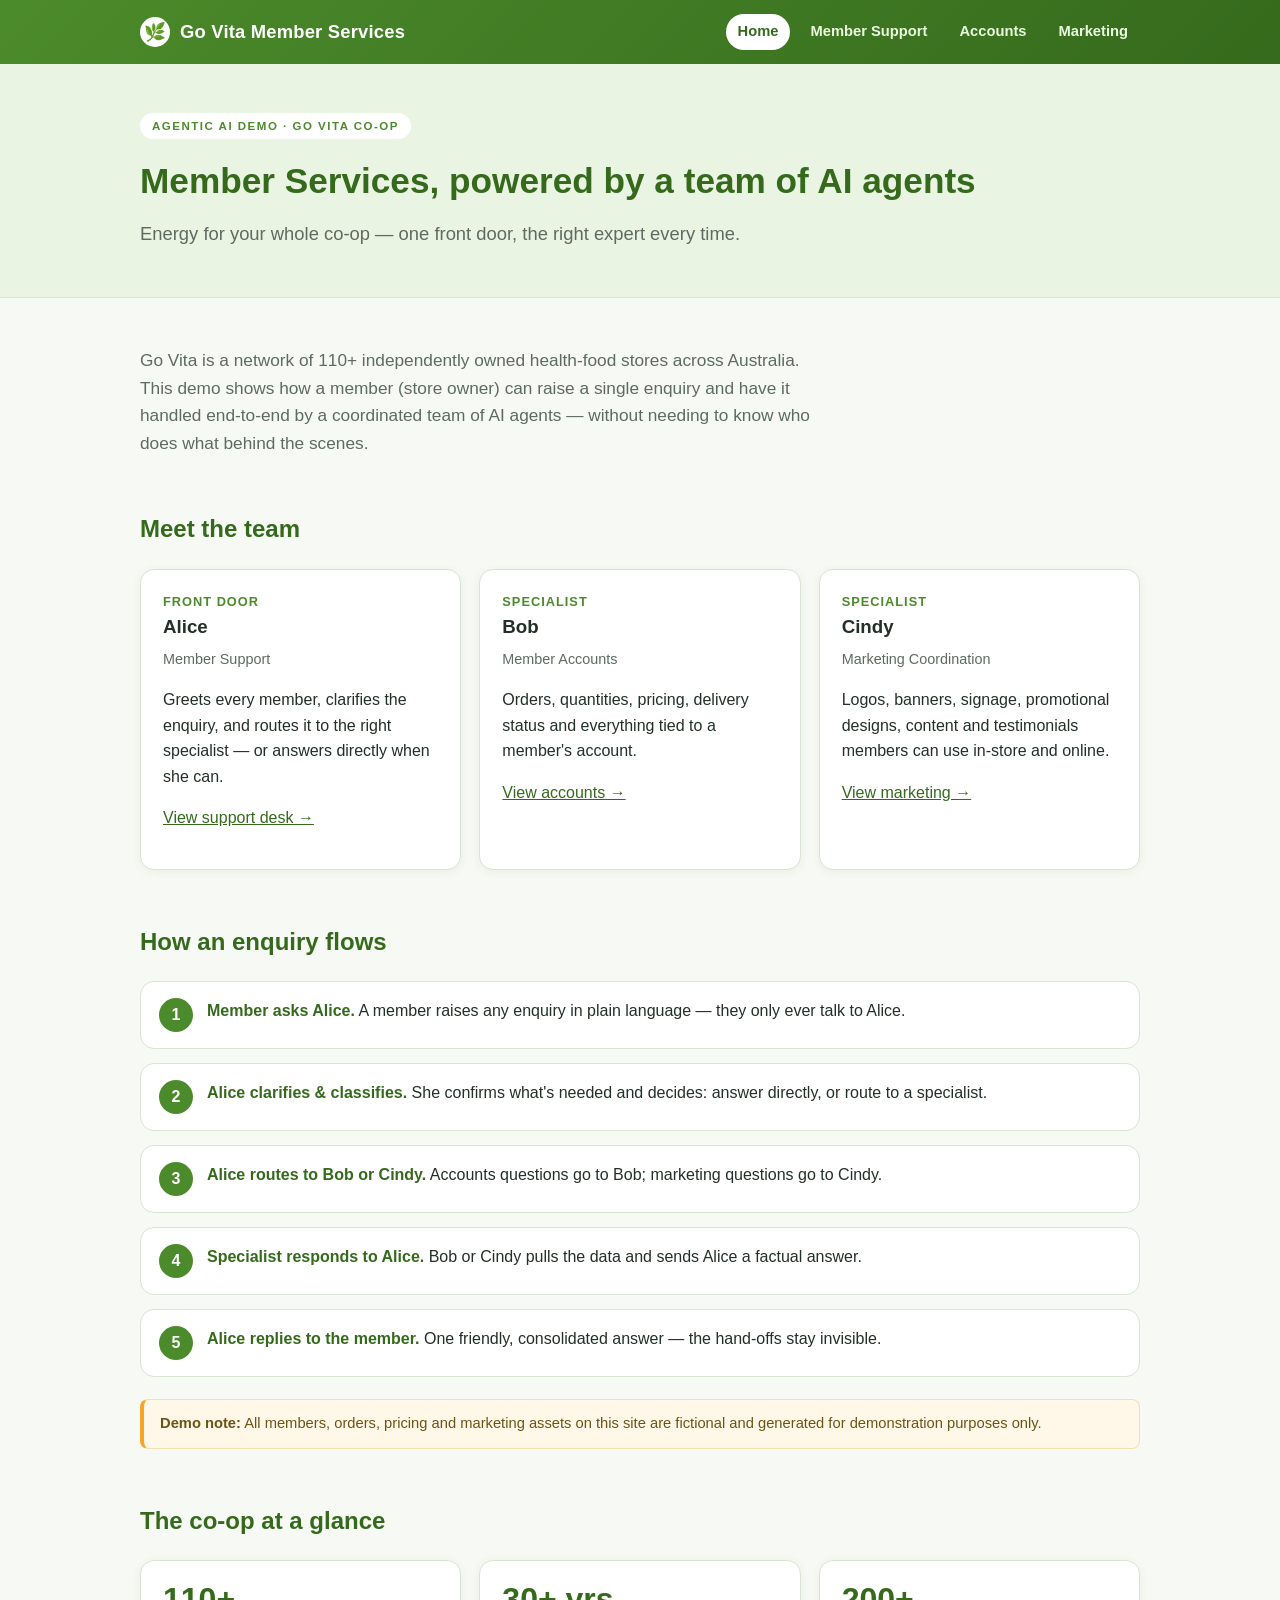
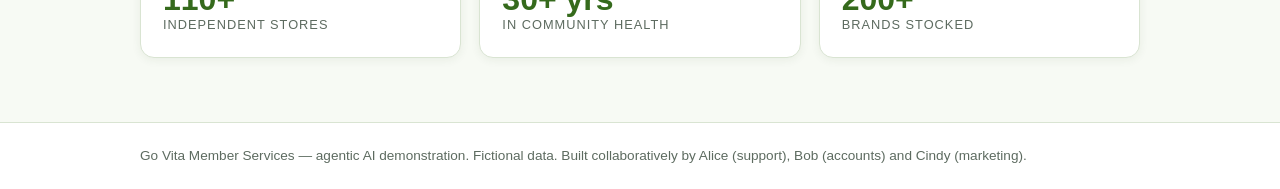
<file: docs/index.html>
<!doctype html>
<html lang="en">
<head>
  <meta charset="utf-8">
  <meta name="viewport" content="width=device-width, initial-scale=1">
  <title>Go Vita Member Services — Agentic Demo</title>
  <link rel="stylesheet" href="style.css">
</head>
<body>
  <header class="site-header">
    <nav class="nav">
      <a class="brand" href="index.html"><span class="leaf">🌿</span> Go Vita Member Services</a>
      <a class="navlink active" href="index.html">Home</a>
      <a class="navlink" href="support.html">Member Support</a>
      <a class="navlink" href="accounts.html">Accounts</a>
      <a class="navlink" href="marketing.html">Marketing</a>
    </nav>
  </header>

  <section class="hero">
    <div class="wrap">
      <span class="eyebrow">Agentic AI Demo · Go Vita Co-op</span>
      <h1>Member Services, powered by a team of AI agents</h1>
      <p class="tag">Energy for your whole co-op — one front door, the right expert every time.</p>
    </div>
  </section>

  <main class="wrap">
    <p class="lede">
      Go Vita is a network of 110+ independently owned health-food stores across Australia.
      This demo shows how a member (store owner) can raise a single enquiry and have it handled
      end-to-end by a coordinated team of AI agents — without needing to know who does what behind
      the scenes.
    </p>

    <h2>Meet the team</h2>
    <div class="grid cols-3">
      <div class="card">
        <div class="role">Front door</div>
        <h3>Alice</h3>
        <div class="who">Member Support</div>
        <p>Greets every member, clarifies the enquiry, and routes it to the right specialist —
           or answers directly when she can.</p>
        <p><a href="support.html">View support desk →</a></p>
      </div>
      <div class="card">
        <div class="role">Specialist</div>
        <h3>Bob</h3>
        <div class="who">Member Accounts</div>
        <p>Orders, quantities, pricing, delivery status and everything tied to a member's account.</p>
        <p><a href="accounts.html">View accounts →</a></p>
      </div>
      <div class="card">
        <div class="role">Specialist</div>
        <h3>Cindy</h3>
        <div class="who">Marketing Coordination</div>
        <p>Logos, banners, signage, promotional designs, content and testimonials members can use
           in-store and online.</p>
        <p><a href="marketing.html">View marketing →</a></p>
      </div>
    </div>

    <h2>How an enquiry flows</h2>
    <div class="steps">
      <div class="step"><div class="s-body"><strong>Member asks Alice.</strong> A member raises any enquiry in plain language — they only ever talk to Alice.</div></div>
      <div class="step"><div class="s-body"><strong>Alice clarifies &amp; classifies.</strong> She confirms what's needed and decides: answer directly, or route to a specialist.</div></div>
      <div class="step"><div class="s-body"><strong>Alice routes to Bob or Cindy.</strong> Accounts questions go to Bob; marketing questions go to Cindy.</div></div>
      <div class="step"><div class="s-body"><strong>Specialist responds to Alice.</strong> Bob or Cindy pulls the data and sends Alice a factual answer.</div></div>
      <div class="step"><div class="s-body"><strong>Alice replies to the member.</strong> One friendly, consolidated answer — the hand-offs stay invisible.</div></div>
    </div>

    <div class="note" style="margin-top:22px">
      <strong>Demo note:</strong> All members, orders, pricing and marketing assets on this site are
      fictional and generated for demonstration purposes only.
    </div>

    <h2>The co-op at a glance</h2>
    <div class="grid cols-3">
      <div class="card"><div class="kpi">110+</div><div class="kpi-label">Independent stores</div></div>
      <div class="card"><div class="kpi">30+ yrs</div><div class="kpi-label">In community health</div></div>
      <div class="card"><div class="kpi">200+</div><div class="kpi-label">Brands stocked</div></div>
    </div>
  </main>

  <footer class="site-footer">
    <div class="wrap">
      Go Vita Member Services — agentic AI demonstration. Fictional data. Built collaboratively by
      Alice (support), Bob (accounts) and Cindy (marketing).
    </div>
  </footer>
</body>
</html>
</file>
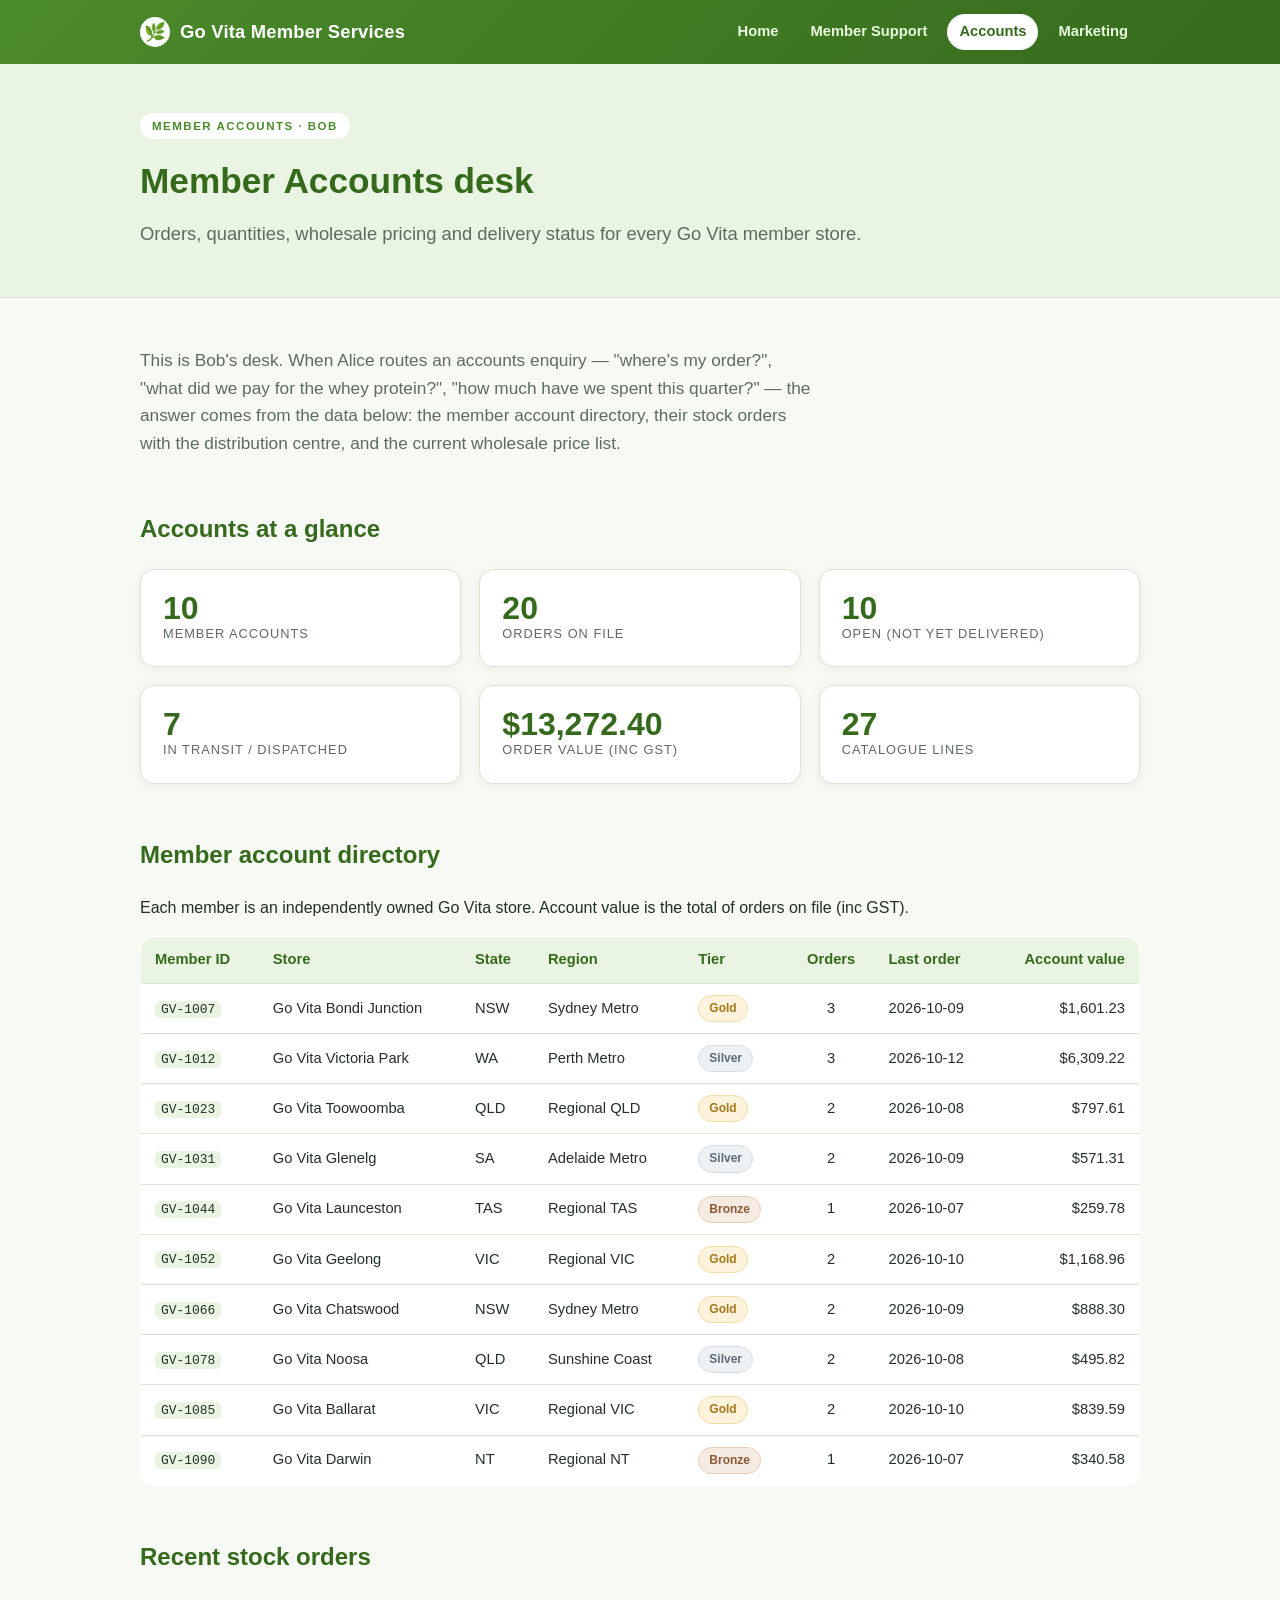
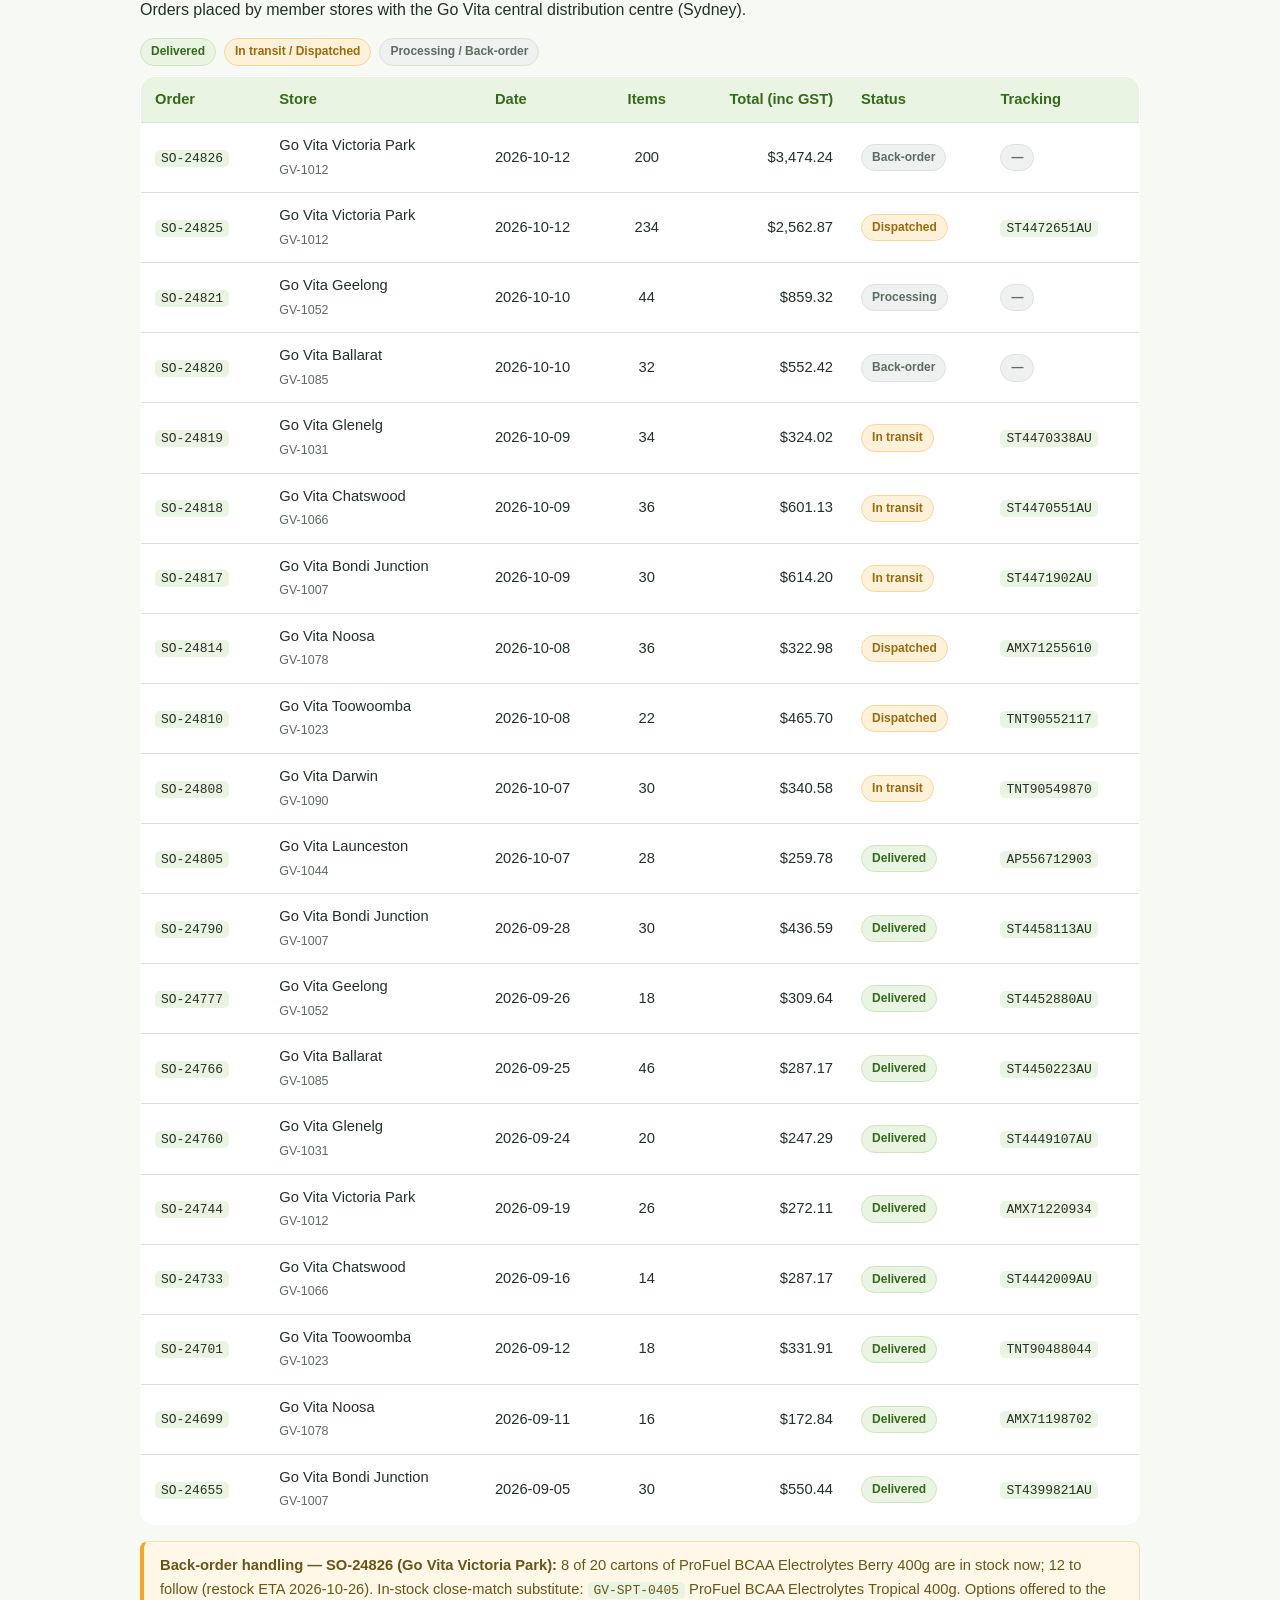
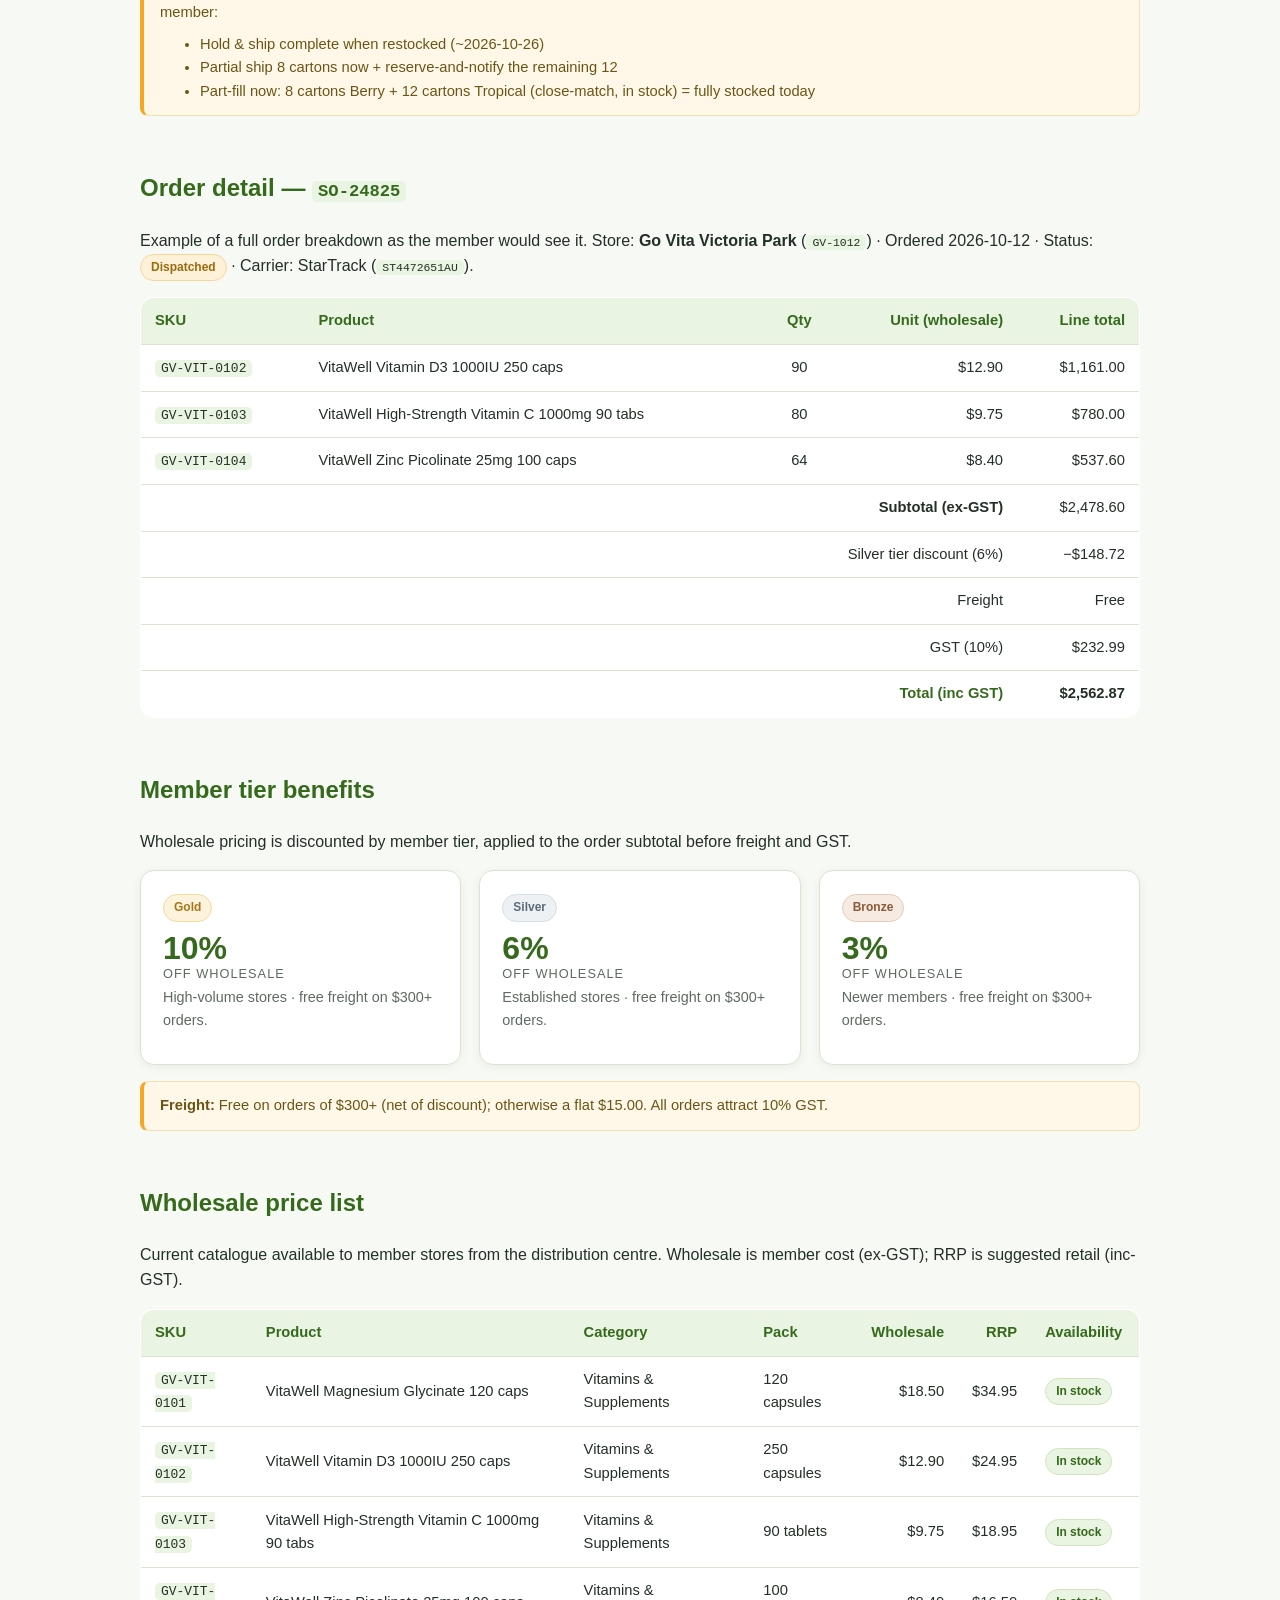
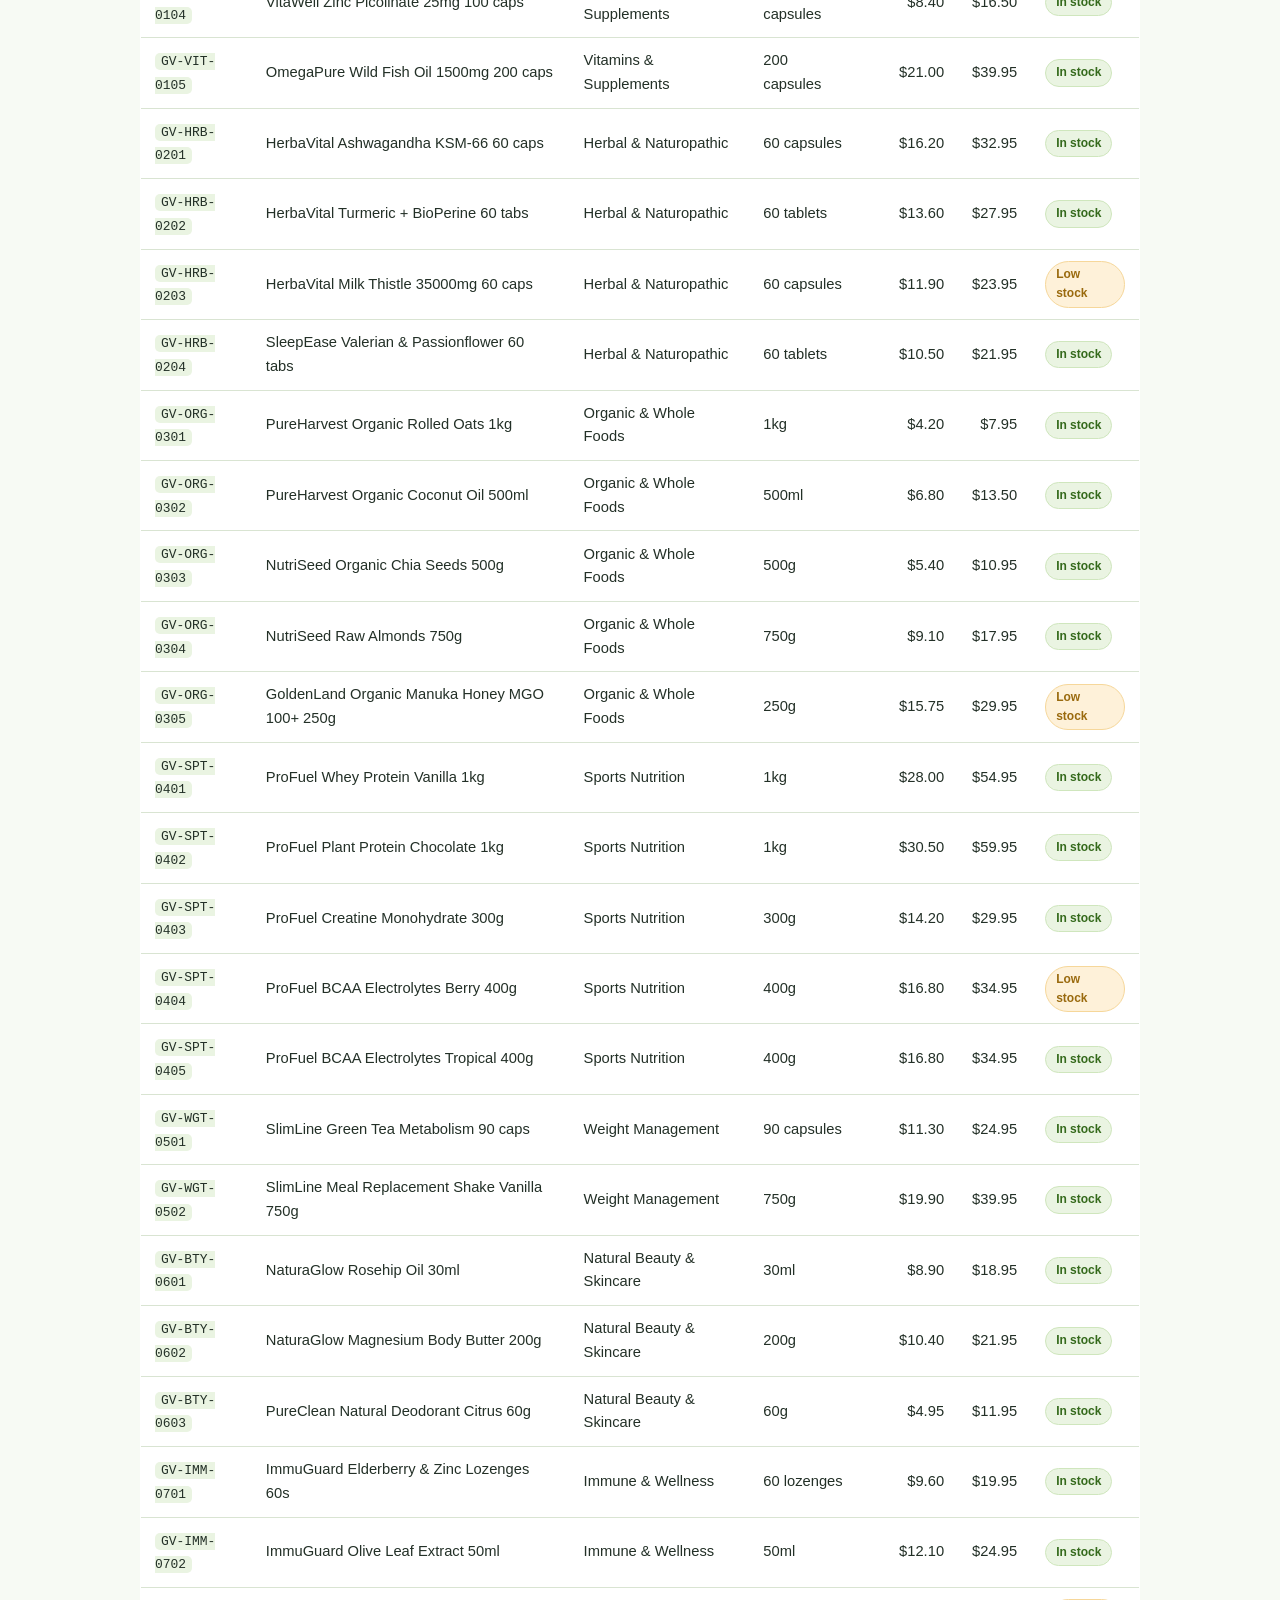
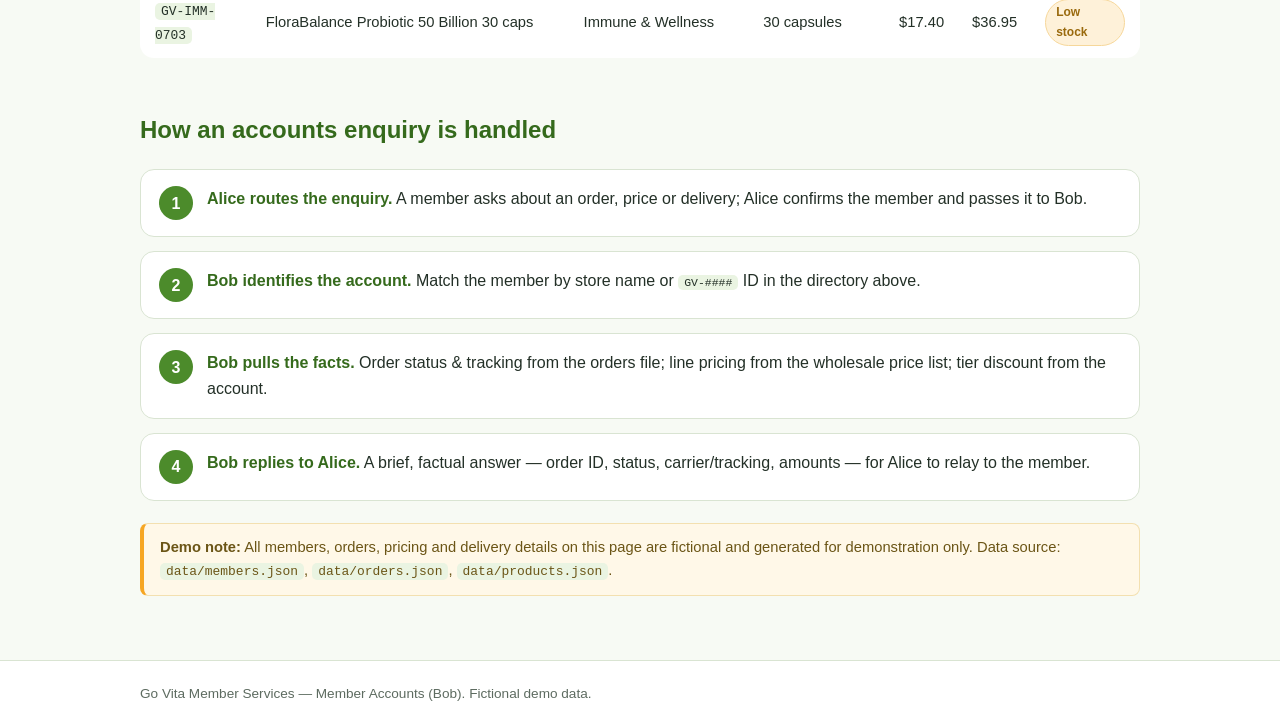
<file: docs/accounts.html>
<!doctype html>
<html lang="en">
<head>
  <meta charset="utf-8">
  <meta name="viewport" content="width=device-width, initial-scale=1">
  <title>Accounts — Bob | Go Vita</title>
  <link rel="stylesheet" href="style.css">
</head>
<body>
  <header class="site-header">
    <nav class="nav">
      <a class="brand" href="index.html"><span class="leaf">🌿</span> Go Vita Member Services</a>
      <a class="navlink" href="index.html">Home</a>
      <a class="navlink" href="support.html">Member Support</a>
      <a class="navlink active" href="accounts.html">Accounts</a>
      <a class="navlink" href="marketing.html">Marketing</a>
    </nav>
  </header>

  <section class="hero">
    <div class="wrap">
      <span class="eyebrow">Member Accounts · Bob</span>
      <h1>Member Accounts desk</h1>
      <p class="tag">Orders, quantities, wholesale pricing and delivery status for every Go Vita member store.</p>
    </div>
  </section>

  <main class="wrap">
    <p class="lede">
      This is Bob's desk. When Alice routes an accounts enquiry — "where's my order?", "what did we pay for
      the whey protein?", "how much have we spent this quarter?" — the answer comes from the data below:
      the member account directory, their stock orders with the distribution centre, and the current
      wholesale price list.
    </p>

    <h2>Accounts at a glance</h2>
    <div class="grid cols-3">
      <div class="card"><div class="kpi">10</div><div class="kpi-label">Member accounts</div></div>
      <div class="card"><div class="kpi">20</div><div class="kpi-label">Orders on file</div></div>
      <div class="card"><div class="kpi">10</div><div class="kpi-label">Open (not yet delivered)</div></div>
      <div class="card"><div class="kpi">7</div><div class="kpi-label">In transit / dispatched</div></div>
      <div class="card"><div class="kpi">$13,272.40</div><div class="kpi-label">Order value (inc GST)</div></div>
      <div class="card"><div class="kpi">27</div><div class="kpi-label">Catalogue lines</div></div>
    </div>

    <h2>Member account directory</h2>
    <p>Each member is an independently owned Go Vita store. Account value is the total of orders on file (inc GST).</p>
    <div class="table-wrap">
      <table>
        <thead><tr><th>Member ID</th><th>Store</th><th>State</th><th>Region</th><th>Tier</th><th style="text-align:center">Orders</th><th>Last order</th><th style="text-align:right">Account value</th></tr></thead>
        <tbody>
        <tr><td><code class="inline">GV-1007</code></td><td>Go Vita Bondi Junction</td><td>NSW</td><td>Sydney Metro</td><td><span class="badge gold">Gold</span></td><td style="text-align:center">3</td><td>2026-10-09</td><td style="text-align:right">$1,601.23</td></tr>
        <tr><td><code class="inline">GV-1012</code></td><td>Go Vita Victoria Park</td><td>WA</td><td>Perth Metro</td><td><span class="badge silver">Silver</span></td><td style="text-align:center">3</td><td>2026-10-12</td><td style="text-align:right">$6,309.22</td></tr>
        <tr><td><code class="inline">GV-1023</code></td><td>Go Vita Toowoomba</td><td>QLD</td><td>Regional QLD</td><td><span class="badge gold">Gold</span></td><td style="text-align:center">2</td><td>2026-10-08</td><td style="text-align:right">$797.61</td></tr>
        <tr><td><code class="inline">GV-1031</code></td><td>Go Vita Glenelg</td><td>SA</td><td>Adelaide Metro</td><td><span class="badge silver">Silver</span></td><td style="text-align:center">2</td><td>2026-10-09</td><td style="text-align:right">$571.31</td></tr>
        <tr><td><code class="inline">GV-1044</code></td><td>Go Vita Launceston</td><td>TAS</td><td>Regional TAS</td><td><span class="badge bronze">Bronze</span></td><td style="text-align:center">1</td><td>2026-10-07</td><td style="text-align:right">$259.78</td></tr>
        <tr><td><code class="inline">GV-1052</code></td><td>Go Vita Geelong</td><td>VIC</td><td>Regional VIC</td><td><span class="badge gold">Gold</span></td><td style="text-align:center">2</td><td>2026-10-10</td><td style="text-align:right">$1,168.96</td></tr>
        <tr><td><code class="inline">GV-1066</code></td><td>Go Vita Chatswood</td><td>NSW</td><td>Sydney Metro</td><td><span class="badge gold">Gold</span></td><td style="text-align:center">2</td><td>2026-10-09</td><td style="text-align:right">$888.30</td></tr>
        <tr><td><code class="inline">GV-1078</code></td><td>Go Vita Noosa</td><td>QLD</td><td>Sunshine Coast</td><td><span class="badge silver">Silver</span></td><td style="text-align:center">2</td><td>2026-10-08</td><td style="text-align:right">$495.82</td></tr>
        <tr><td><code class="inline">GV-1085</code></td><td>Go Vita Ballarat</td><td>VIC</td><td>Regional VIC</td><td><span class="badge gold">Gold</span></td><td style="text-align:center">2</td><td>2026-10-10</td><td style="text-align:right">$839.59</td></tr>
        <tr><td><code class="inline">GV-1090</code></td><td>Go Vita Darwin</td><td>NT</td><td>Regional NT</td><td><span class="badge bronze">Bronze</span></td><td style="text-align:center">1</td><td>2026-10-07</td><td style="text-align:right">$340.58</td></tr>
        </tbody>
      </table>
    </div>

    <h2>Recent stock orders</h2>
    <p>Orders placed by member stores with the Go Vita central distribution centre (Sydney).</p>
    <div class="pill-row">
      <span class="badge green">Delivered</span>
      <span class="badge amber">In transit / Dispatched</span>
      <span class="badge grey">Processing / Back-order</span>
    </div>
    <div class="table-wrap">
      <table>
        <thead><tr><th>Order</th><th>Store</th><th>Date</th><th style="text-align:center">Items</th><th style="text-align:right">Total (inc GST)</th><th>Status</th><th>Tracking</th></tr></thead>
        <tbody>
        <tr><td><code class="inline">SO-24826</code></td><td>Go Vita Victoria Park<br><span style="color:var(--muted);font-size:.85em">GV-1012</span></td><td>2026-10-12</td><td style="text-align:center">200</td><td style="text-align:right">$3,474.24</td><td><span class="badge grey">Back-order</span></td><td><span class="badge grey">—</span></td></tr>
        <tr><td><code class="inline">SO-24825</code></td><td>Go Vita Victoria Park<br><span style="color:var(--muted);font-size:.85em">GV-1012</span></td><td>2026-10-12</td><td style="text-align:center">234</td><td style="text-align:right">$2,562.87</td><td><span class="badge amber">Dispatched</span></td><td><code class="inline">ST4472651AU</code></td></tr>
        <tr><td><code class="inline">SO-24821</code></td><td>Go Vita Geelong<br><span style="color:var(--muted);font-size:.85em">GV-1052</span></td><td>2026-10-10</td><td style="text-align:center">44</td><td style="text-align:right">$859.32</td><td><span class="badge grey">Processing</span></td><td><span class="badge grey">—</span></td></tr>
        <tr><td><code class="inline">SO-24820</code></td><td>Go Vita Ballarat<br><span style="color:var(--muted);font-size:.85em">GV-1085</span></td><td>2026-10-10</td><td style="text-align:center">32</td><td style="text-align:right">$552.42</td><td><span class="badge grey">Back-order</span></td><td><span class="badge grey">—</span></td></tr>
        <tr><td><code class="inline">SO-24819</code></td><td>Go Vita Glenelg<br><span style="color:var(--muted);font-size:.85em">GV-1031</span></td><td>2026-10-09</td><td style="text-align:center">34</td><td style="text-align:right">$324.02</td><td><span class="badge amber">In transit</span></td><td><code class="inline">ST4470338AU</code></td></tr>
        <tr><td><code class="inline">SO-24818</code></td><td>Go Vita Chatswood<br><span style="color:var(--muted);font-size:.85em">GV-1066</span></td><td>2026-10-09</td><td style="text-align:center">36</td><td style="text-align:right">$601.13</td><td><span class="badge amber">In transit</span></td><td><code class="inline">ST4470551AU</code></td></tr>
        <tr><td><code class="inline">SO-24817</code></td><td>Go Vita Bondi Junction<br><span style="color:var(--muted);font-size:.85em">GV-1007</span></td><td>2026-10-09</td><td style="text-align:center">30</td><td style="text-align:right">$614.20</td><td><span class="badge amber">In transit</span></td><td><code class="inline">ST4471902AU</code></td></tr>
        <tr><td><code class="inline">SO-24814</code></td><td>Go Vita Noosa<br><span style="color:var(--muted);font-size:.85em">GV-1078</span></td><td>2026-10-08</td><td style="text-align:center">36</td><td style="text-align:right">$322.98</td><td><span class="badge amber">Dispatched</span></td><td><code class="inline">AMX71255610</code></td></tr>
        <tr><td><code class="inline">SO-24810</code></td><td>Go Vita Toowoomba<br><span style="color:var(--muted);font-size:.85em">GV-1023</span></td><td>2026-10-08</td><td style="text-align:center">22</td><td style="text-align:right">$465.70</td><td><span class="badge amber">Dispatched</span></td><td><code class="inline">TNT90552117</code></td></tr>
        <tr><td><code class="inline">SO-24808</code></td><td>Go Vita Darwin<br><span style="color:var(--muted);font-size:.85em">GV-1090</span></td><td>2026-10-07</td><td style="text-align:center">30</td><td style="text-align:right">$340.58</td><td><span class="badge amber">In transit</span></td><td><code class="inline">TNT90549870</code></td></tr>
        <tr><td><code class="inline">SO-24805</code></td><td>Go Vita Launceston<br><span style="color:var(--muted);font-size:.85em">GV-1044</span></td><td>2026-10-07</td><td style="text-align:center">28</td><td style="text-align:right">$259.78</td><td><span class="badge green">Delivered</span></td><td><code class="inline">AP556712903</code></td></tr>
        <tr><td><code class="inline">SO-24790</code></td><td>Go Vita Bondi Junction<br><span style="color:var(--muted);font-size:.85em">GV-1007</span></td><td>2026-09-28</td><td style="text-align:center">30</td><td style="text-align:right">$436.59</td><td><span class="badge green">Delivered</span></td><td><code class="inline">ST4458113AU</code></td></tr>
        <tr><td><code class="inline">SO-24777</code></td><td>Go Vita Geelong<br><span style="color:var(--muted);font-size:.85em">GV-1052</span></td><td>2026-09-26</td><td style="text-align:center">18</td><td style="text-align:right">$309.64</td><td><span class="badge green">Delivered</span></td><td><code class="inline">ST4452880AU</code></td></tr>
        <tr><td><code class="inline">SO-24766</code></td><td>Go Vita Ballarat<br><span style="color:var(--muted);font-size:.85em">GV-1085</span></td><td>2026-09-25</td><td style="text-align:center">46</td><td style="text-align:right">$287.17</td><td><span class="badge green">Delivered</span></td><td><code class="inline">ST4450223AU</code></td></tr>
        <tr><td><code class="inline">SO-24760</code></td><td>Go Vita Glenelg<br><span style="color:var(--muted);font-size:.85em">GV-1031</span></td><td>2026-09-24</td><td style="text-align:center">20</td><td style="text-align:right">$247.29</td><td><span class="badge green">Delivered</span></td><td><code class="inline">ST4449107AU</code></td></tr>
        <tr><td><code class="inline">SO-24744</code></td><td>Go Vita Victoria Park<br><span style="color:var(--muted);font-size:.85em">GV-1012</span></td><td>2026-09-19</td><td style="text-align:center">26</td><td style="text-align:right">$272.11</td><td><span class="badge green">Delivered</span></td><td><code class="inline">AMX71220934</code></td></tr>
        <tr><td><code class="inline">SO-24733</code></td><td>Go Vita Chatswood<br><span style="color:var(--muted);font-size:.85em">GV-1066</span></td><td>2026-09-16</td><td style="text-align:center">14</td><td style="text-align:right">$287.17</td><td><span class="badge green">Delivered</span></td><td><code class="inline">ST4442009AU</code></td></tr>
        <tr><td><code class="inline">SO-24701</code></td><td>Go Vita Toowoomba<br><span style="color:var(--muted);font-size:.85em">GV-1023</span></td><td>2026-09-12</td><td style="text-align:center">18</td><td style="text-align:right">$331.91</td><td><span class="badge green">Delivered</span></td><td><code class="inline">TNT90488044</code></td></tr>
        <tr><td><code class="inline">SO-24699</code></td><td>Go Vita Noosa<br><span style="color:var(--muted);font-size:.85em">GV-1078</span></td><td>2026-09-11</td><td style="text-align:center">16</td><td style="text-align:right">$172.84</td><td><span class="badge green">Delivered</span></td><td><code class="inline">AMX71198702</code></td></tr>
        <tr><td><code class="inline">SO-24655</code></td><td>Go Vita Bondi Junction<br><span style="color:var(--muted);font-size:.85em">GV-1007</span></td><td>2026-09-05</td><td style="text-align:center">30</td><td style="text-align:right">$550.44</td><td><span class="badge green">Delivered</span></td><td><code class="inline">ST4399821AU</code></td></tr>
        </tbody>
      </table>
    </div>
    <div class="note" style="margin-top:16px"><strong>Back-order handling — SO-24826 (Go Vita Victoria Park):</strong> 8 of 20 cartons of ProFuel BCAA Electrolytes Berry 400g are in stock now; 12 to follow (restock ETA 2026-10-26). In-stock close-match substitute: <code class="inline">GV-SPT-0405</code> ProFuel BCAA Electrolytes Tropical 400g. Options offered to the member:<ul style="margin:8px 0 0"><li>Hold &amp; ship complete when restocked (~2026-10-26)</li><li>Partial ship 8 cartons now + reserve-and-notify the remaining 12</li><li>Part-fill now: 8 cartons Berry + 12 cartons Tropical (close-match, in stock) = fully stocked today</li></ul></div>

    <h2>Order detail — <code class="inline">SO-24825</code></h2>
    <p>Example of a full order breakdown as the member would see it. Store: <strong>Go Vita Victoria Park</strong>
       (<code class="inline">GV-1012</code>) · Ordered 2026-10-12 ·
       Status: <span class="badge amber">Dispatched</span> · Carrier: StarTrack
       (<code class="inline">ST4472651AU</code>).</p>
    <div class="table-wrap">
      <table>
        <thead><tr><th>SKU</th><th>Product</th><th style="text-align:center">Qty</th><th style="text-align:right">Unit (wholesale)</th><th style="text-align:right">Line total</th></tr></thead>
        <tbody>
        <tr><td><code class="inline">GV-VIT-0102</code></td><td>VitaWell Vitamin D3 1000IU 250 caps</td><td style="text-align:center">90</td><td style="text-align:right">$12.90</td><td style="text-align:right">$1,161.00</td></tr>
        <tr><td><code class="inline">GV-VIT-0103</code></td><td>VitaWell High-Strength Vitamin C 1000mg 90 tabs</td><td style="text-align:center">80</td><td style="text-align:right">$9.75</td><td style="text-align:right">$780.00</td></tr>
        <tr><td><code class="inline">GV-VIT-0104</code></td><td>VitaWell Zinc Picolinate 25mg 100 caps</td><td style="text-align:center">64</td><td style="text-align:right">$8.40</td><td style="text-align:right">$537.60</td></tr>
<tr><td colspan="4" style="text-align:right;font-weight:700">Subtotal (ex-GST)</td><td style="text-align:right">$2,478.60</td></tr><tr><td colspan="4" style="text-align:right">Silver tier discount (6%)</td><td style="text-align:right">&minus;$148.72</td></tr><tr><td colspan="4" style="text-align:right">Freight</td><td style="text-align:right">Free</td></tr><tr><td colspan="4" style="text-align:right">GST (10%)</td><td style="text-align:right">$232.99</td></tr><tr><td colspan="4" style="text-align:right;font-weight:800;color:var(--gv-green-dark)">Total (inc GST)</td><td style="text-align:right;font-weight:800">$2,562.87</td></tr>
        </tbody>
      </table>
    </div>

    <h2>Member tier benefits</h2>
    <p>Wholesale pricing is discounted by member tier, applied to the order subtotal before freight and GST.</p>
    <div class="grid cols-3">
      <div class="card"><span class="badge gold">Gold</span><div class="kpi" style="margin-top:10px">10%</div><div class="kpi-label">off wholesale</div><p class="who">High-volume stores · free freight on $300+ orders.</p></div>
      <div class="card"><span class="badge silver">Silver</span><div class="kpi" style="margin-top:10px">6%</div><div class="kpi-label">off wholesale</div><p class="who">Established stores · free freight on $300+ orders.</p></div>
      <div class="card"><span class="badge bronze">Bronze</span><div class="kpi" style="margin-top:10px">3%</div><div class="kpi-label">off wholesale</div><p class="who">Newer members · free freight on $300+ orders.</p></div>
    </div>
    <div class="note" style="margin-top:16px"><strong>Freight:</strong> Free on orders of $300+ (net of discount); otherwise a flat $15.00. All orders attract 10% GST.</div>

    <h2>Wholesale price list</h2>
    <p>Current catalogue available to member stores from the distribution centre. Wholesale is member cost (ex-GST); RRP is suggested retail (inc-GST).</p>
    <div class="table-wrap">
      <table>
        <thead><tr><th>SKU</th><th>Product</th><th>Category</th><th>Pack</th><th style="text-align:right">Wholesale</th><th style="text-align:right">RRP</th><th>Availability</th></tr></thead>
        <tbody>
        <tr><td><code class="inline">GV-VIT-0101</code></td><td>VitaWell Magnesium Glycinate 120 caps</td><td>Vitamins &amp; Supplements</td><td>120 capsules</td><td style="text-align:right">$18.50</td><td style="text-align:right">$34.95</td><td><span class="badge green">In stock</span></td></tr>
        <tr><td><code class="inline">GV-VIT-0102</code></td><td>VitaWell Vitamin D3 1000IU 250 caps</td><td>Vitamins &amp; Supplements</td><td>250 capsules</td><td style="text-align:right">$12.90</td><td style="text-align:right">$24.95</td><td><span class="badge green">In stock</span></td></tr>
        <tr><td><code class="inline">GV-VIT-0103</code></td><td>VitaWell High-Strength Vitamin C 1000mg 90 tabs</td><td>Vitamins &amp; Supplements</td><td>90 tablets</td><td style="text-align:right">$9.75</td><td style="text-align:right">$18.95</td><td><span class="badge green">In stock</span></td></tr>
        <tr><td><code class="inline">GV-VIT-0104</code></td><td>VitaWell Zinc Picolinate 25mg 100 caps</td><td>Vitamins &amp; Supplements</td><td>100 capsules</td><td style="text-align:right">$8.40</td><td style="text-align:right">$16.50</td><td><span class="badge green">In stock</span></td></tr>
        <tr><td><code class="inline">GV-VIT-0105</code></td><td>OmegaPure Wild Fish Oil 1500mg 200 caps</td><td>Vitamins &amp; Supplements</td><td>200 capsules</td><td style="text-align:right">$21.00</td><td style="text-align:right">$39.95</td><td><span class="badge green">In stock</span></td></tr>
        <tr><td><code class="inline">GV-HRB-0201</code></td><td>HerbaVital Ashwagandha KSM-66 60 caps</td><td>Herbal &amp; Naturopathic</td><td>60 capsules</td><td style="text-align:right">$16.20</td><td style="text-align:right">$32.95</td><td><span class="badge green">In stock</span></td></tr>
        <tr><td><code class="inline">GV-HRB-0202</code></td><td>HerbaVital Turmeric + BioPerine 60 tabs</td><td>Herbal &amp; Naturopathic</td><td>60 tablets</td><td style="text-align:right">$13.60</td><td style="text-align:right">$27.95</td><td><span class="badge green">In stock</span></td></tr>
        <tr><td><code class="inline">GV-HRB-0203</code></td><td>HerbaVital Milk Thistle 35000mg 60 caps</td><td>Herbal &amp; Naturopathic</td><td>60 capsules</td><td style="text-align:right">$11.90</td><td style="text-align:right">$23.95</td><td><span class="badge amber">Low stock</span></td></tr>
        <tr><td><code class="inline">GV-HRB-0204</code></td><td>SleepEase Valerian &amp; Passionflower 60 tabs</td><td>Herbal &amp; Naturopathic</td><td>60 tablets</td><td style="text-align:right">$10.50</td><td style="text-align:right">$21.95</td><td><span class="badge green">In stock</span></td></tr>
        <tr><td><code class="inline">GV-ORG-0301</code></td><td>PureHarvest Organic Rolled Oats 1kg</td><td>Organic &amp; Whole Foods</td><td>1kg</td><td style="text-align:right">$4.20</td><td style="text-align:right">$7.95</td><td><span class="badge green">In stock</span></td></tr>
        <tr><td><code class="inline">GV-ORG-0302</code></td><td>PureHarvest Organic Coconut Oil 500ml</td><td>Organic &amp; Whole Foods</td><td>500ml</td><td style="text-align:right">$6.80</td><td style="text-align:right">$13.50</td><td><span class="badge green">In stock</span></td></tr>
        <tr><td><code class="inline">GV-ORG-0303</code></td><td>NutriSeed Organic Chia Seeds 500g</td><td>Organic &amp; Whole Foods</td><td>500g</td><td style="text-align:right">$5.40</td><td style="text-align:right">$10.95</td><td><span class="badge green">In stock</span></td></tr>
        <tr><td><code class="inline">GV-ORG-0304</code></td><td>NutriSeed Raw Almonds 750g</td><td>Organic &amp; Whole Foods</td><td>750g</td><td style="text-align:right">$9.10</td><td style="text-align:right">$17.95</td><td><span class="badge green">In stock</span></td></tr>
        <tr><td><code class="inline">GV-ORG-0305</code></td><td>GoldenLand Organic Manuka Honey MGO 100+ 250g</td><td>Organic &amp; Whole Foods</td><td>250g</td><td style="text-align:right">$15.75</td><td style="text-align:right">$29.95</td><td><span class="badge amber">Low stock</span></td></tr>
        <tr><td><code class="inline">GV-SPT-0401</code></td><td>ProFuel Whey Protein Vanilla 1kg</td><td>Sports Nutrition</td><td>1kg</td><td style="text-align:right">$28.00</td><td style="text-align:right">$54.95</td><td><span class="badge green">In stock</span></td></tr>
        <tr><td><code class="inline">GV-SPT-0402</code></td><td>ProFuel Plant Protein Chocolate 1kg</td><td>Sports Nutrition</td><td>1kg</td><td style="text-align:right">$30.50</td><td style="text-align:right">$59.95</td><td><span class="badge green">In stock</span></td></tr>
        <tr><td><code class="inline">GV-SPT-0403</code></td><td>ProFuel Creatine Monohydrate 300g</td><td>Sports Nutrition</td><td>300g</td><td style="text-align:right">$14.20</td><td style="text-align:right">$29.95</td><td><span class="badge green">In stock</span></td></tr>
        <tr><td><code class="inline">GV-SPT-0404</code></td><td>ProFuel BCAA Electrolytes Berry 400g</td><td>Sports Nutrition</td><td>400g</td><td style="text-align:right">$16.80</td><td style="text-align:right">$34.95</td><td><span class="badge amber">Low stock</span></td></tr>
        <tr><td><code class="inline">GV-SPT-0405</code></td><td>ProFuel BCAA Electrolytes Tropical 400g</td><td>Sports Nutrition</td><td>400g</td><td style="text-align:right">$16.80</td><td style="text-align:right">$34.95</td><td><span class="badge green">In stock</span></td></tr>
        <tr><td><code class="inline">GV-WGT-0501</code></td><td>SlimLine Green Tea Metabolism 90 caps</td><td>Weight Management</td><td>90 capsules</td><td style="text-align:right">$11.30</td><td style="text-align:right">$24.95</td><td><span class="badge green">In stock</span></td></tr>
        <tr><td><code class="inline">GV-WGT-0502</code></td><td>SlimLine Meal Replacement Shake Vanilla 750g</td><td>Weight Management</td><td>750g</td><td style="text-align:right">$19.90</td><td style="text-align:right">$39.95</td><td><span class="badge green">In stock</span></td></tr>
        <tr><td><code class="inline">GV-BTY-0601</code></td><td>NaturaGlow Rosehip Oil 30ml</td><td>Natural Beauty &amp; Skincare</td><td>30ml</td><td style="text-align:right">$8.90</td><td style="text-align:right">$18.95</td><td><span class="badge green">In stock</span></td></tr>
        <tr><td><code class="inline">GV-BTY-0602</code></td><td>NaturaGlow Magnesium Body Butter 200g</td><td>Natural Beauty &amp; Skincare</td><td>200g</td><td style="text-align:right">$10.40</td><td style="text-align:right">$21.95</td><td><span class="badge green">In stock</span></td></tr>
        <tr><td><code class="inline">GV-BTY-0603</code></td><td>PureClean Natural Deodorant Citrus 60g</td><td>Natural Beauty &amp; Skincare</td><td>60g</td><td style="text-align:right">$4.95</td><td style="text-align:right">$11.95</td><td><span class="badge green">In stock</span></td></tr>
        <tr><td><code class="inline">GV-IMM-0701</code></td><td>ImmuGuard Elderberry &amp; Zinc Lozenges 60s</td><td>Immune &amp; Wellness</td><td>60 lozenges</td><td style="text-align:right">$9.60</td><td style="text-align:right">$19.95</td><td><span class="badge green">In stock</span></td></tr>
        <tr><td><code class="inline">GV-IMM-0702</code></td><td>ImmuGuard Olive Leaf Extract 50ml</td><td>Immune &amp; Wellness</td><td>50ml</td><td style="text-align:right">$12.10</td><td style="text-align:right">$24.95</td><td><span class="badge green">In stock</span></td></tr>
        <tr><td><code class="inline">GV-IMM-0703</code></td><td>FloraBalance Probiotic 50 Billion 30 caps</td><td>Immune &amp; Wellness</td><td>30 capsules</td><td style="text-align:right">$17.40</td><td style="text-align:right">$36.95</td><td><span class="badge amber">Low stock</span></td></tr>
        </tbody>
      </table>
    </div>

    <h2>How an accounts enquiry is handled</h2>
    <div class="steps">
      <div class="step"><div class="s-body"><strong>Alice routes the enquiry.</strong> A member asks about an order, price or delivery; Alice confirms the member and passes it to Bob.</div></div>
      <div class="step"><div class="s-body"><strong>Bob identifies the account.</strong> Match the member by store name or <code class="inline">GV-####</code> ID in the directory above.</div></div>
      <div class="step"><div class="s-body"><strong>Bob pulls the facts.</strong> Order status &amp; tracking from the orders file; line pricing from the wholesale price list; tier discount from the account.</div></div>
      <div class="step"><div class="s-body"><strong>Bob replies to Alice.</strong> A brief, factual answer — order ID, status, carrier/tracking, amounts — for Alice to relay to the member.</div></div>
    </div>

    <div class="note" style="margin-top:22px">
      <strong>Demo note:</strong> All members, orders, pricing and delivery details on this page are fictional
      and generated for demonstration only. Data source:
      <code class="inline">data/members.json</code>, <code class="inline">data/orders.json</code>,
      <code class="inline">data/products.json</code>.
    </div>
  </main>

  <footer class="site-footer"><div class="wrap">Go Vita Member Services — Member Accounts (Bob). Fictional demo data.</div></footer>
</body>
</html>
</file>
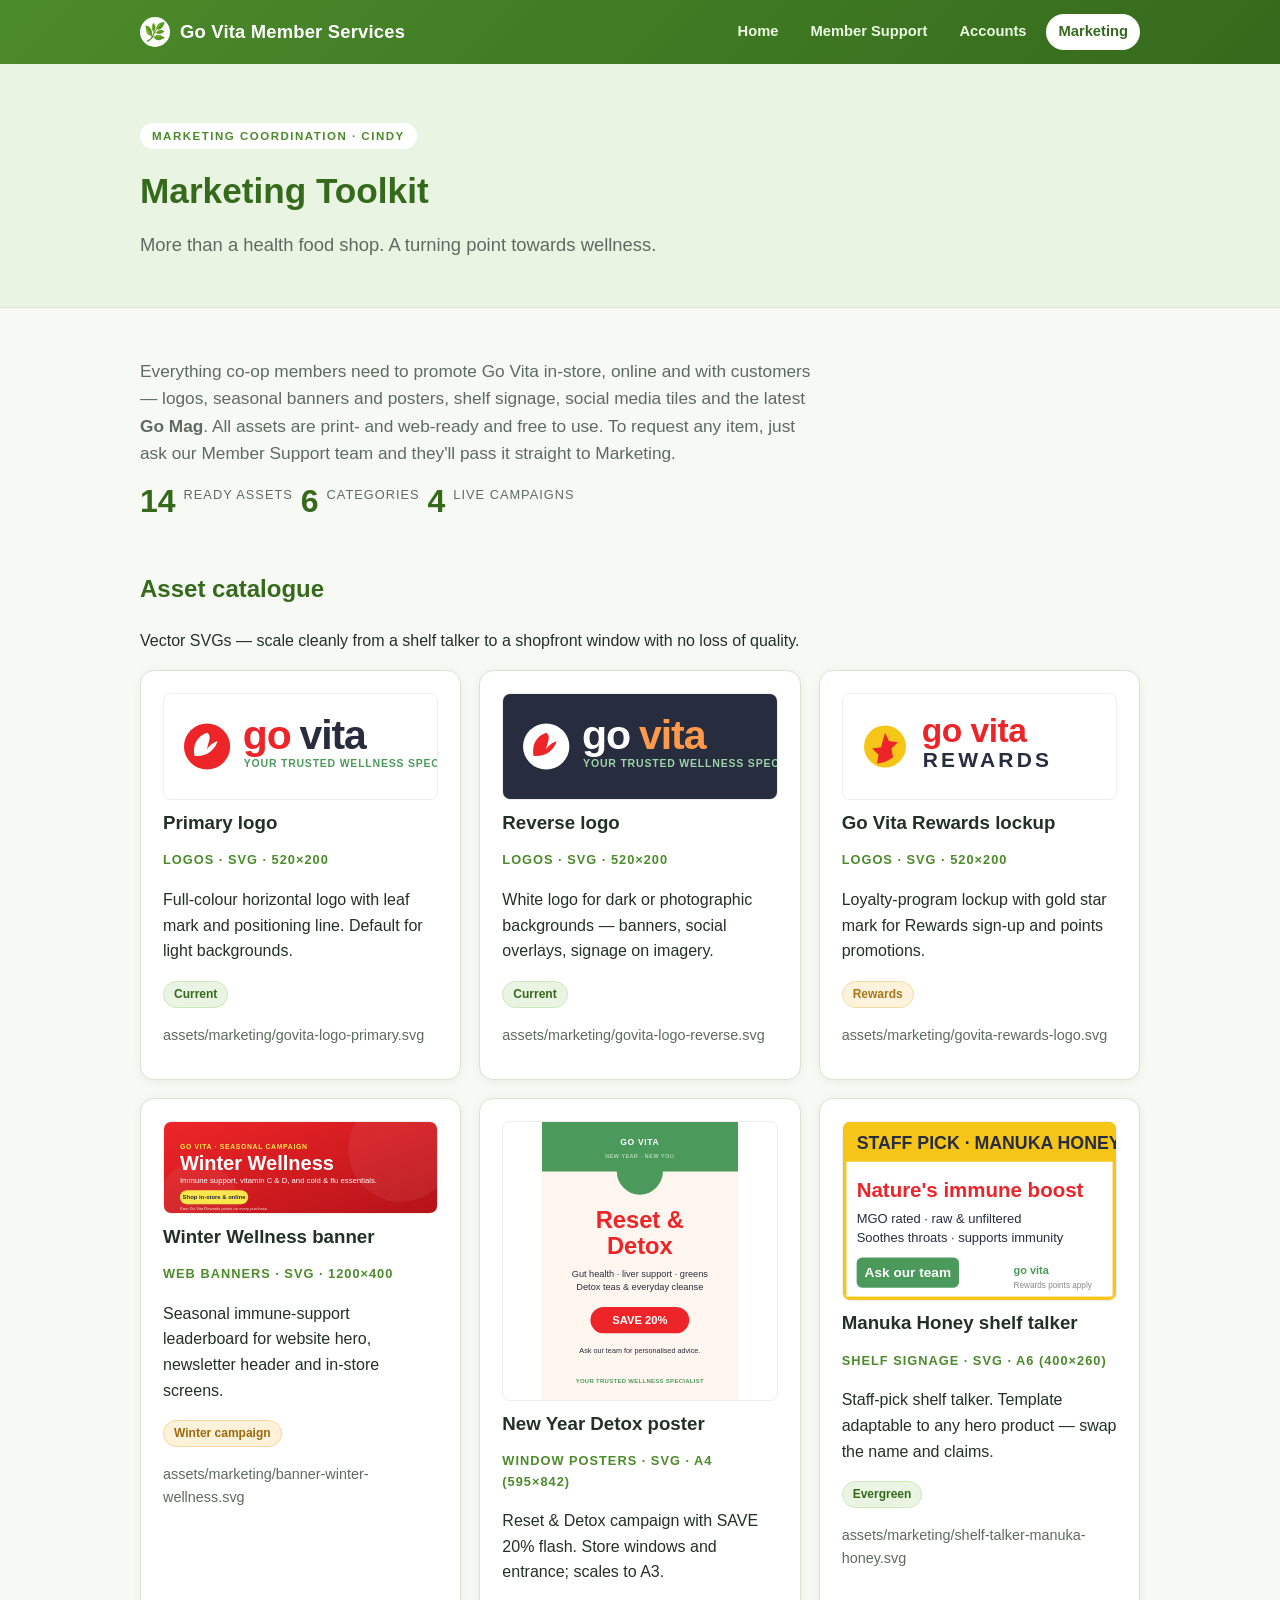
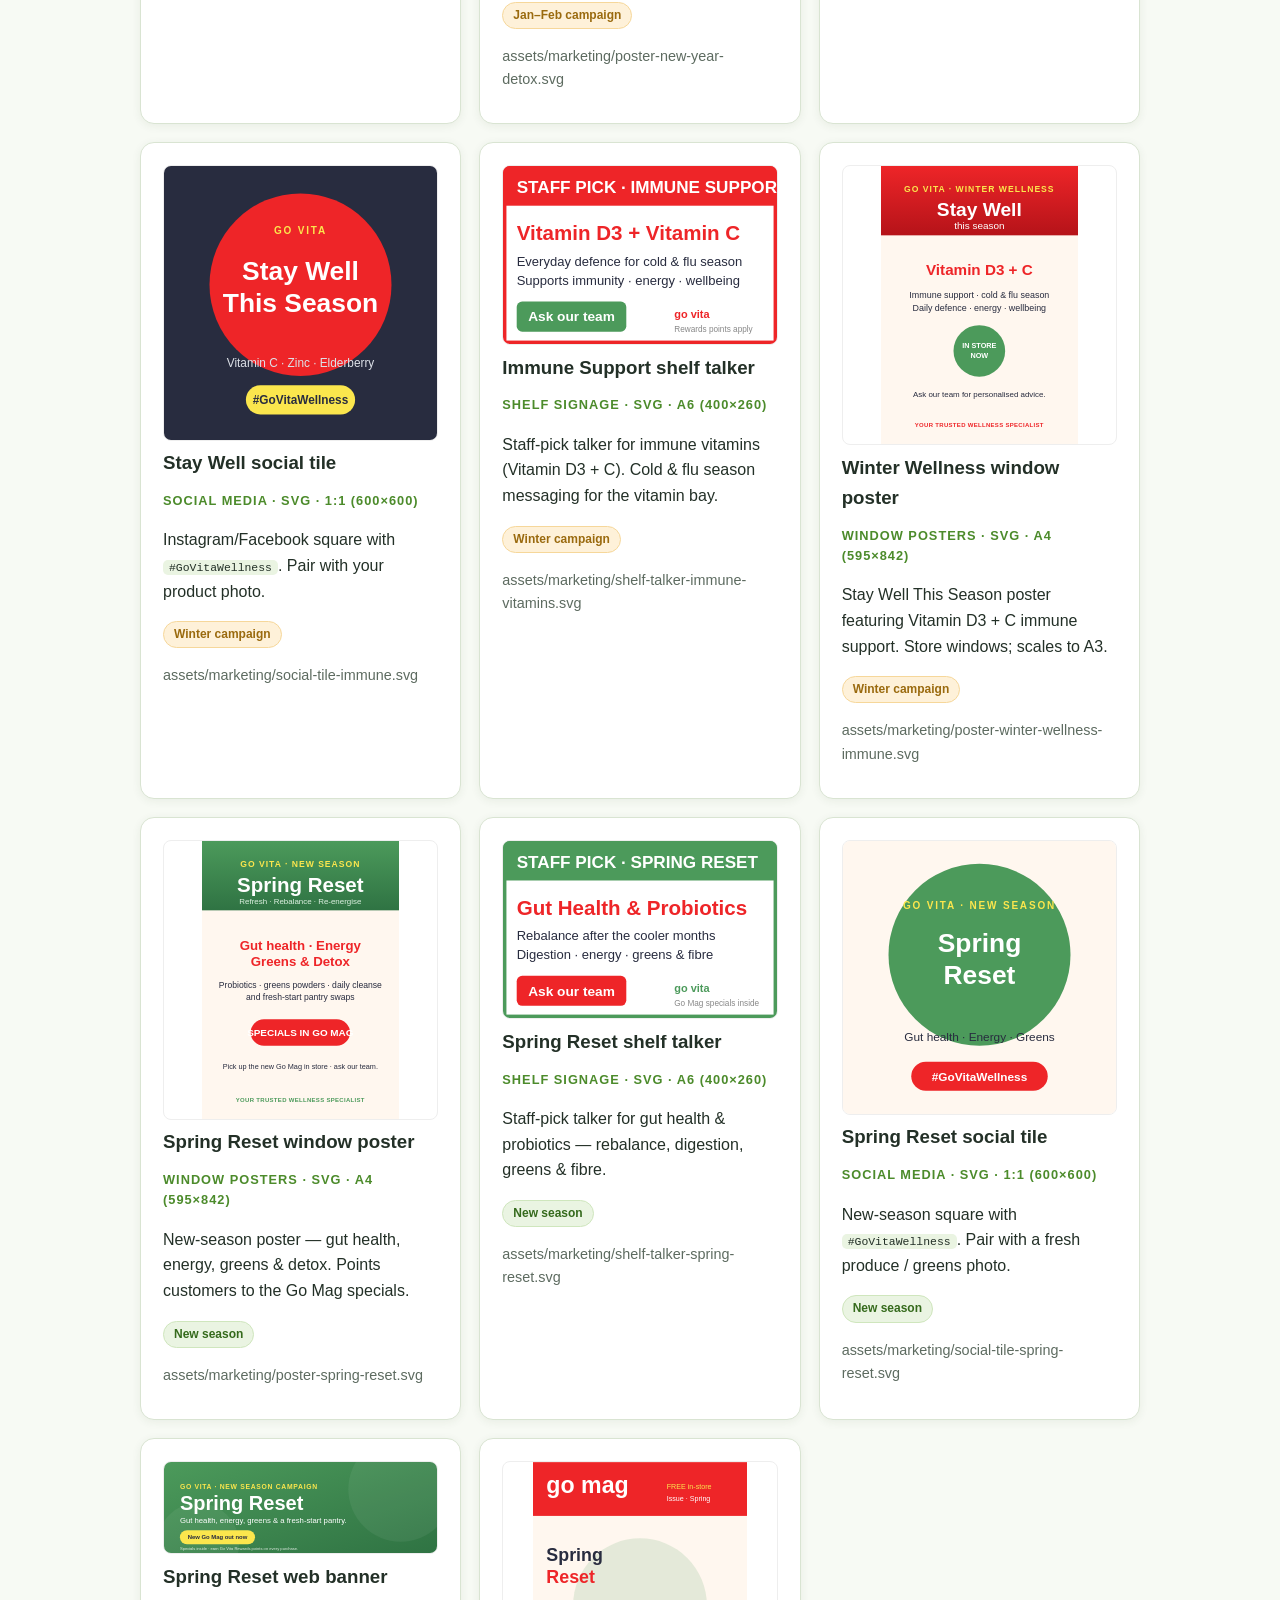
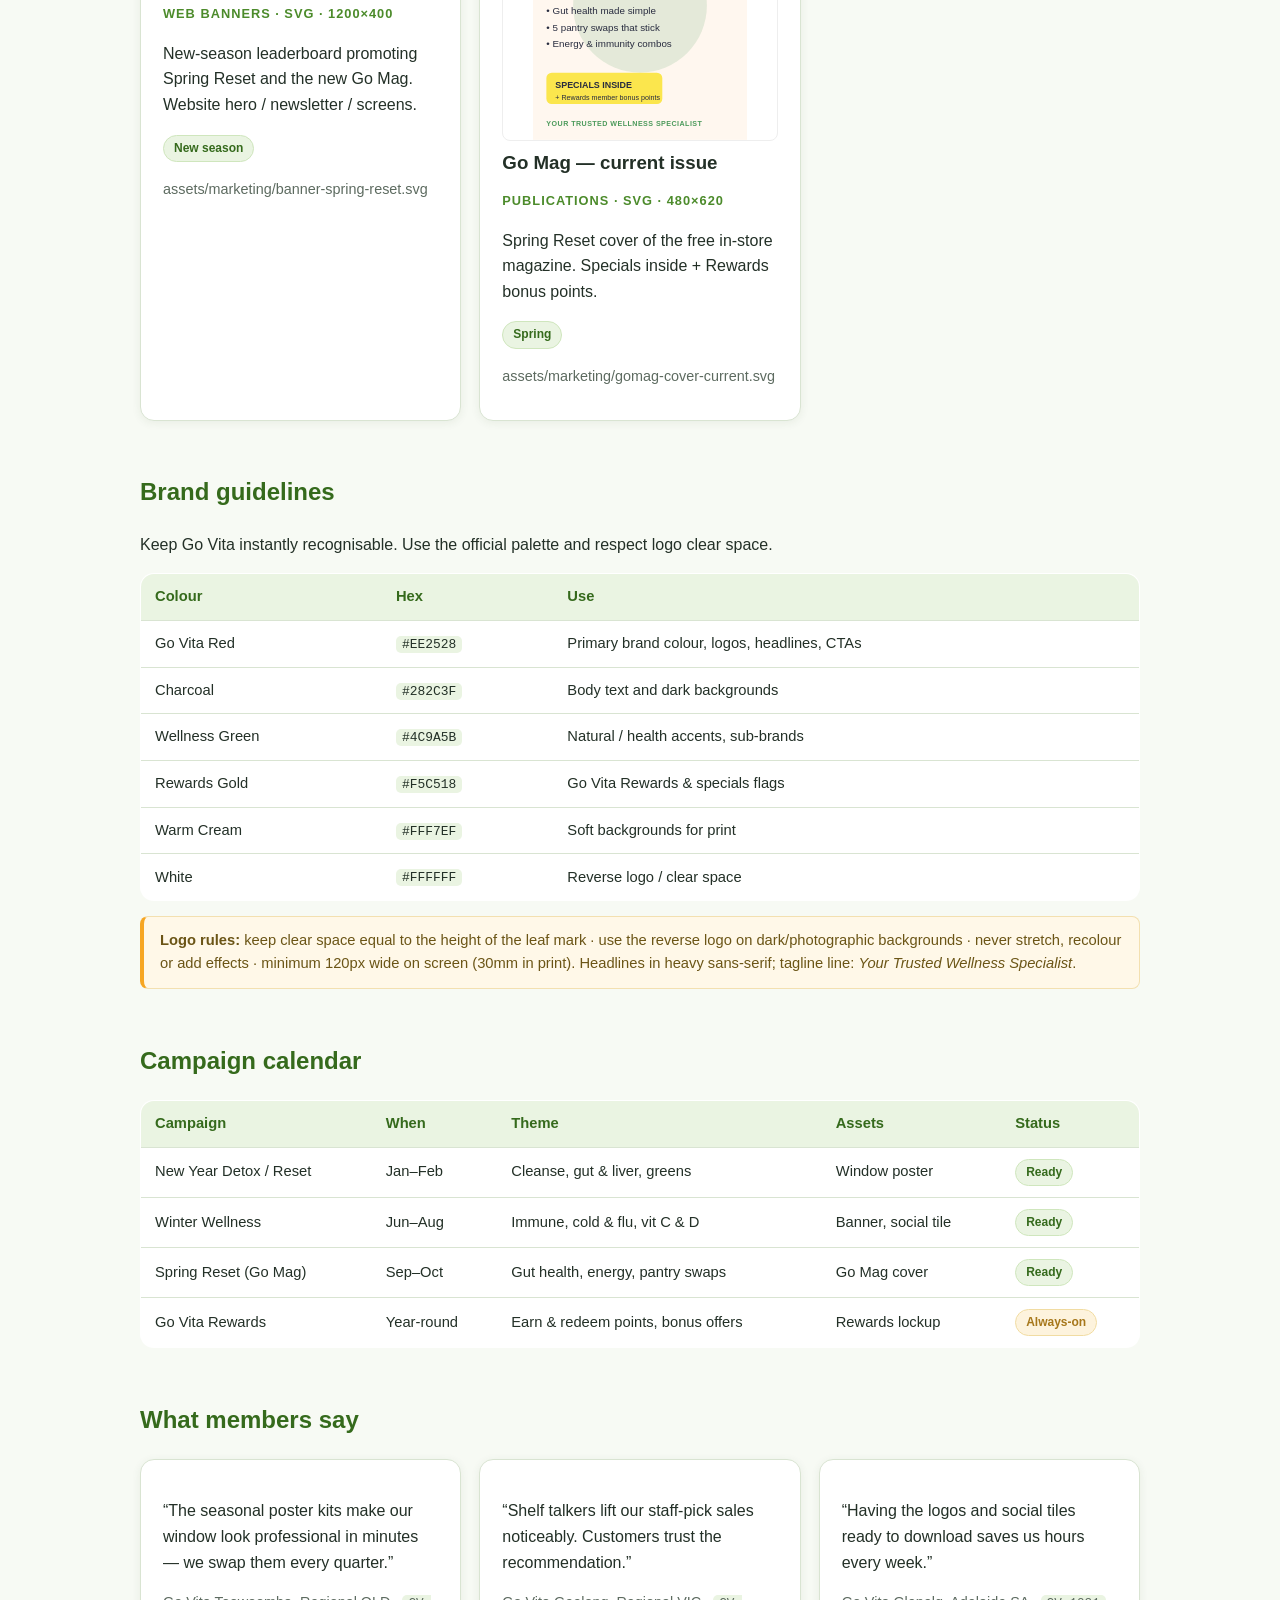
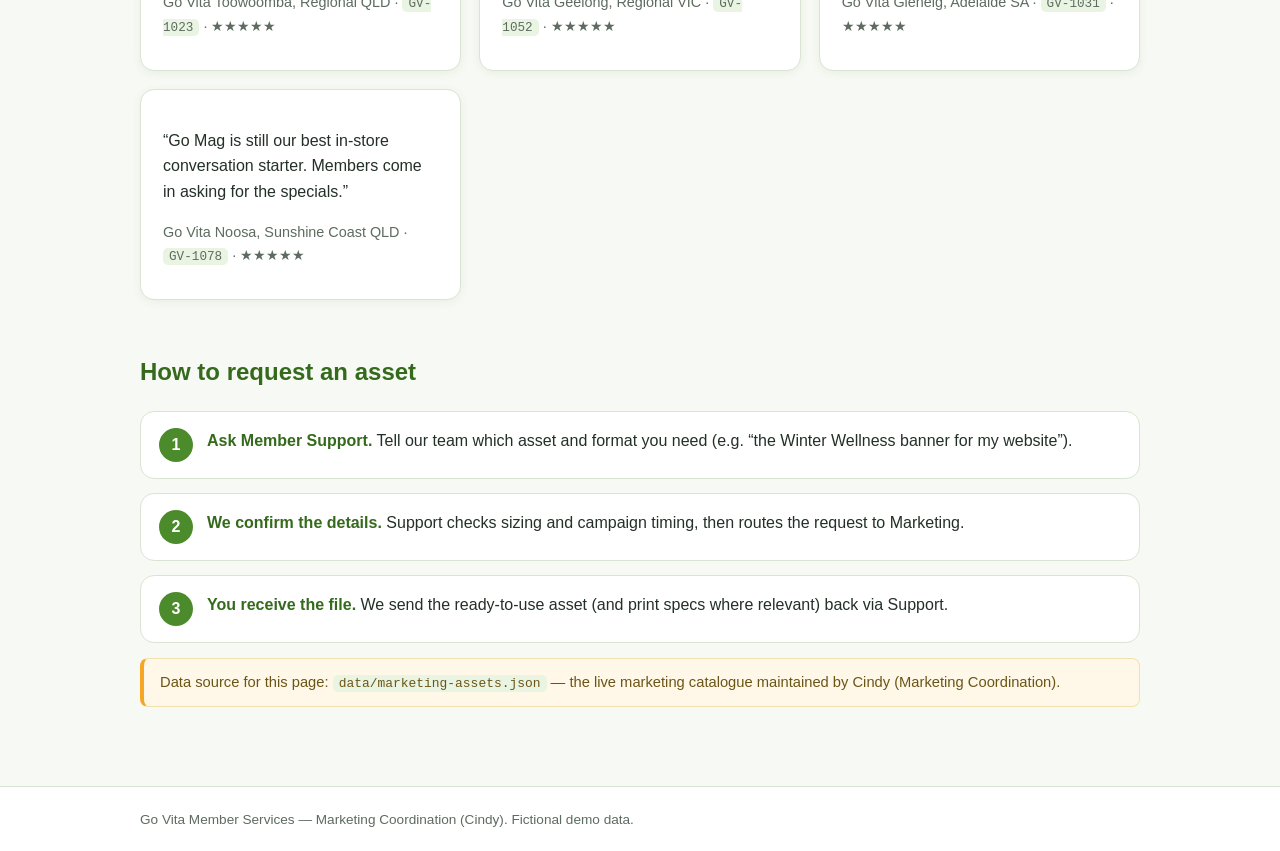
<file: docs/marketing.html>
<!DOCTYPE html>
<html lang="en">
<head>
  <meta charset="utf-8">
  <meta name="viewport" content="width=device-width, initial-scale=1">
  <title>Marketing — Cindy | Go Vita</title>
  <meta name="description" content="Go Vita marketing toolkit: logos, banners, window posters, shelf signage, social tiles, campaigns and Go Mag — free for co-op members.">
  <link rel="stylesheet" href="style.css">
</head>
<body>

<header class="site-header">
  <nav class="nav">
    <a class="brand" href="index.html"><span class="leaf">🌿</span> Go Vita Member Services</a>
    <a class="navlink" href="index.html">Home</a>
    <a class="navlink" href="support.html">Member Support</a>
    <a class="navlink" href="accounts.html">Accounts</a>
    <a class="navlink active" href="marketing.html">Marketing</a>
  </nav>
</header>

<section class="hero">
  <div class="wrap">
    <p class="eyebrow">Marketing Coordination · Cindy</p>
    <h1>Marketing Toolkit</h1>
    <p class="tag">More than a health food shop. A turning point towards wellness.</p>
  </div>
</section>

<main class="wrap">

  <p class="lede">Everything co-op members need to promote Go Vita in-store, online and with customers — logos,
  seasonal banners and posters, shelf signage, social media tiles and the latest <strong>Go Mag</strong>.
  All assets are print- and web-ready and free to use. To request any item, just ask our Member Support
  team and they'll pass it straight to Marketing.</p>

  <div class="pill-row">
    <span class="kpi">14</span><span class="kpi-label">ready assets</span>
    <span class="kpi">6</span><span class="kpi-label">categories</span>
    <span class="kpi">4</span><span class="kpi-label">live campaigns</span>
  </div>

  <h2>Asset catalogue</h2>
  <p>Vector SVGs — scale cleanly from a shelf talker to a shopfront window with no loss of quality.</p>

  <div class="grid cols-3">

    <div class="card">
      <img src="assets/marketing/govita-logo-primary.svg" alt="Go Vita primary logo" style="width:100%;border:1px solid #eee;border-radius:8px;background:#fff">
      <h3>Primary logo</h3>
      <p class="role">Logos · SVG · 520×200</p>
      <p>Full-colour horizontal logo with leaf mark and positioning line. Default for light backgrounds.</p>
      <p><span class="badge green">Current</span></p>
      <p class="who">assets/marketing/govita-logo-primary.svg</p>
    </div>

    <div class="card">
      <img src="assets/marketing/govita-logo-reverse.svg" alt="Go Vita reverse logo" style="width:100%;border:1px solid #eee;border-radius:8px">
      <h3>Reverse logo</h3>
      <p class="role">Logos · SVG · 520×200</p>
      <p>White logo for dark or photographic backgrounds — banners, social overlays, signage on imagery.</p>
      <p><span class="badge green">Current</span></p>
      <p class="who">assets/marketing/govita-logo-reverse.svg</p>
    </div>

    <div class="card">
      <img src="assets/marketing/govita-rewards-logo.svg" alt="Go Vita Rewards lockup" style="width:100%;border:1px solid #eee;border-radius:8px;background:#fff">
      <h3>Go Vita Rewards lockup</h3>
      <p class="role">Logos · SVG · 520×200</p>
      <p>Loyalty-program lockup with gold star mark for Rewards sign-up and points promotions.</p>
      <p><span class="badge gold">Rewards</span></p>
      <p class="who">assets/marketing/govita-rewards-logo.svg</p>
    </div>

    <div class="card">
      <img src="assets/marketing/banner-winter-wellness.svg" alt="Winter Wellness web banner" style="width:100%;border:1px solid #eee;border-radius:8px">
      <h3>Winter Wellness banner</h3>
      <p class="role">Web banners · SVG · 1200×400</p>
      <p>Seasonal immune-support leaderboard for website hero, newsletter header and in-store screens.</p>
      <p><span class="badge amber">Winter campaign</span></p>
      <p class="who">assets/marketing/banner-winter-wellness.svg</p>
    </div>

    <div class="card">
      <img src="assets/marketing/poster-new-year-detox.svg" alt="New Year Detox window poster" style="width:100%;border:1px solid #eee;border-radius:8px;max-height:280px;object-fit:contain">
      <h3>New Year Detox poster</h3>
      <p class="role">Window posters · SVG · A4 (595×842)</p>
      <p>Reset &amp; Detox campaign with SAVE 20% flash. Store windows and entrance; scales to A3.</p>
      <p><span class="badge amber">Jan–Feb campaign</span></p>
      <p class="who">assets/marketing/poster-new-year-detox.svg</p>
    </div>

    <div class="card">
      <img src="assets/marketing/shelf-talker-manuka-honey.svg" alt="Manuka Honey shelf talker" style="width:100%;border:1px solid #eee;border-radius:8px">
      <h3>Manuka Honey shelf talker</h3>
      <p class="role">Shelf signage · SVG · A6 (400×260)</p>
      <p>Staff-pick shelf talker. Template adaptable to any hero product — swap the name and claims.</p>
      <p><span class="badge green">Evergreen</span></p>
      <p class="who">assets/marketing/shelf-talker-manuka-honey.svg</p>
    </div>

    <div class="card">
      <img src="assets/marketing/social-tile-immune.svg" alt="Stay Well social tile" style="width:100%;border:1px solid #eee;border-radius:8px;max-height:280px;object-fit:contain">
      <h3>Stay Well social tile</h3>
      <p class="role">Social media · SVG · 1:1 (600×600)</p>
      <p>Instagram/Facebook square with <code class="inline">#GoVitaWellness</code>. Pair with your product photo.</p>
      <p><span class="badge amber">Winter campaign</span></p>
      <p class="who">assets/marketing/social-tile-immune.svg</p>
    </div>

    <div class="card">
      <img src="assets/marketing/shelf-talker-immune-vitamins.svg" alt="Immune Support vitamins shelf talker" style="width:100%;border:1px solid #eee;border-radius:8px">
      <h3>Immune Support shelf talker</h3>
      <p class="role">Shelf signage · SVG · A6 (400×260)</p>
      <p>Staff-pick talker for immune vitamins (Vitamin D3 + C). Cold &amp; flu season messaging for the vitamin bay.</p>
      <p><span class="badge amber">Winter campaign</span></p>
      <p class="who">assets/marketing/shelf-talker-immune-vitamins.svg</p>
    </div>

    <div class="card">
      <img src="assets/marketing/poster-winter-wellness-immune.svg" alt="Winter Wellness immune window poster" style="width:100%;border:1px solid #eee;border-radius:8px;max-height:280px;object-fit:contain">
      <h3>Winter Wellness window poster</h3>
      <p class="role">Window posters · SVG · A4 (595×842)</p>
      <p>Stay Well This Season poster featuring Vitamin D3 + C immune support. Store windows; scales to A3.</p>
      <p><span class="badge amber">Winter campaign</span></p>
      <p class="who">assets/marketing/poster-winter-wellness-immune.svg</p>
    </div>

    <div class="card">
      <img src="assets/marketing/poster-spring-reset.svg" alt="Spring Reset window poster" style="width:100%;border:1px solid #eee;border-radius:8px;max-height:280px;object-fit:contain">
      <h3>Spring Reset window poster</h3>
      <p class="role">Window posters · SVG · A4 (595×842)</p>
      <p>New-season poster — gut health, energy, greens &amp; detox. Points customers to the Go Mag specials.</p>
      <p><span class="badge green">New season</span></p>
      <p class="who">assets/marketing/poster-spring-reset.svg</p>
    </div>

    <div class="card">
      <img src="assets/marketing/shelf-talker-spring-reset.svg" alt="Spring Reset gut health shelf talker" style="width:100%;border:1px solid #eee;border-radius:8px">
      <h3>Spring Reset shelf talker</h3>
      <p class="role">Shelf signage · SVG · A6 (400×260)</p>
      <p>Staff-pick talker for gut health &amp; probiotics — rebalance, digestion, greens &amp; fibre.</p>
      <p><span class="badge green">New season</span></p>
      <p class="who">assets/marketing/shelf-talker-spring-reset.svg</p>
    </div>

    <div class="card">
      <img src="assets/marketing/social-tile-spring-reset.svg" alt="Spring Reset social tile" style="width:100%;border:1px solid #eee;border-radius:8px;max-height:280px;object-fit:contain">
      <h3>Spring Reset social tile</h3>
      <p class="role">Social media · SVG · 1:1 (600×600)</p>
      <p>New-season square with <code class="inline">#GoVitaWellness</code>. Pair with a fresh produce / greens photo.</p>
      <p><span class="badge green">New season</span></p>
      <p class="who">assets/marketing/social-tile-spring-reset.svg</p>
    </div>

    <div class="card">
      <img src="assets/marketing/banner-spring-reset.svg" alt="Spring Reset web banner" style="width:100%;border:1px solid #eee;border-radius:8px">
      <h3>Spring Reset web banner</h3>
      <p class="role">Web banners · SVG · 1200×400</p>
      <p>New-season leaderboard promoting Spring Reset and the new Go Mag. Website hero / newsletter / screens.</p>
      <p><span class="badge green">New season</span></p>
      <p class="who">assets/marketing/banner-spring-reset.svg</p>
    </div>

    <div class="card">
      <img src="assets/marketing/gomag-cover-current.svg" alt="Go Mag current issue cover" style="width:100%;border:1px solid #eee;border-radius:8px;max-height:280px;object-fit:contain">
      <h3>Go Mag — current issue</h3>
      <p class="role">Publications · SVG · 480×620</p>
      <p>Spring Reset cover of the free in-store magazine. Specials inside + Rewards bonus points.</p>
      <p><span class="badge green">Spring</span></p>
      <p class="who">assets/marketing/gomag-cover-current.svg</p>
    </div>

  </div>

  <h2>Brand guidelines</h2>
  <p>Keep Go Vita instantly recognisable. Use the official palette and respect logo clear space.</p>

  <div class="table-wrap">
    <table>
      <thead><tr><th>Colour</th><th>Hex</th><th>Use</th></tr></thead>
      <tbody>
        <tr><td>Go Vita Red</td><td><code class="inline">#EE2528</code></td><td>Primary brand colour, logos, headlines, CTAs</td></tr>
        <tr><td>Charcoal</td><td><code class="inline">#282C3F</code></td><td>Body text and dark backgrounds</td></tr>
        <tr><td>Wellness Green</td><td><code class="inline">#4C9A5B</code></td><td>Natural / health accents, sub-brands</td></tr>
        <tr><td>Rewards Gold</td><td><code class="inline">#F5C518</code></td><td>Go Vita Rewards &amp; specials flags</td></tr>
        <tr><td>Warm Cream</td><td><code class="inline">#FFF7EF</code></td><td>Soft backgrounds for print</td></tr>
        <tr><td>White</td><td><code class="inline">#FFFFFF</code></td><td>Reverse logo / clear space</td></tr>
      </tbody>
    </table>
  </div>

  <p class="note"><strong>Logo rules:</strong> keep clear space equal to the height of the leaf mark · use the reverse
  logo on dark/photographic backgrounds · never stretch, recolour or add effects · minimum 120px wide on screen
  (30mm in print). Headlines in heavy sans-serif; tagline line: <em>Your Trusted Wellness Specialist</em>.</p>

  <h2>Campaign calendar</h2>
  <div class="table-wrap">
    <table>
      <thead><tr><th>Campaign</th><th>When</th><th>Theme</th><th>Assets</th><th>Status</th></tr></thead>
      <tbody>
        <tr><td>New Year Detox / Reset</td><td>Jan–Feb</td><td>Cleanse, gut &amp; liver, greens</td><td>Window poster</td><td><span class="badge green">Ready</span></td></tr>
        <tr><td>Winter Wellness</td><td>Jun–Aug</td><td>Immune, cold &amp; flu, vit C &amp; D</td><td>Banner, social tile</td><td><span class="badge green">Ready</span></td></tr>
        <tr><td>Spring Reset (Go Mag)</td><td>Sep–Oct</td><td>Gut health, energy, pantry swaps</td><td>Go Mag cover</td><td><span class="badge green">Ready</span></td></tr>
        <tr><td>Go Vita Rewards</td><td>Year-round</td><td>Earn &amp; redeem points, bonus offers</td><td>Rewards lockup</td><td><span class="badge gold">Always-on</span></td></tr>
      </tbody>
    </table>
  </div>

  <h2>What members say</h2>
  <div class="grid cols-2">
    <div class="card">
      <p>“The seasonal poster kits make our window look professional in minutes — we swap them every quarter.”</p>
      <p class="who">Go Vita Toowoomba, Regional QLD · <code class="inline">GV-1023</code> · ★★★★★</p>
    </div>
    <div class="card">
      <p>“Shelf talkers lift our staff-pick sales noticeably. Customers trust the recommendation.”</p>
      <p class="who">Go Vita Geelong, Regional VIC · <code class="inline">GV-1052</code> · ★★★★★</p>
    </div>
    <div class="card">
      <p>“Having the logos and social tiles ready to download saves us hours every week.”</p>
      <p class="who">Go Vita Glenelg, Adelaide SA · <code class="inline">GV-1031</code> · ★★★★★</p>
    </div>
    <div class="card">
      <p>“Go Mag is still our best in-store conversation starter. Members come in asking for the specials.”</p>
      <p class="who">Go Vita Noosa, Sunshine Coast QLD · <code class="inline">GV-1078</code> · ★★★★★</p>
    </div>
  </div>

  <h2>How to request an asset</h2>
  <div class="steps">
    <div class="step"><div class="s-body"><strong>Ask Member Support.</strong> Tell our team which asset and format you need (e.g. “the Winter Wellness banner for my website”).</div></div>
    <div class="step"><div class="s-body"><strong>We confirm the details.</strong> Support checks sizing and campaign timing, then routes the request to Marketing.</div></div>
    <div class="step"><div class="s-body"><strong>You receive the file.</strong> We send the ready-to-use asset (and print specs where relevant) back via Support.</div></div>
  </div>

  <p class="note">Data source for this page: <code class="inline">data/marketing-assets.json</code> — the live marketing catalogue
  maintained by Cindy (Marketing Coordination).</p>

</main>

<footer class="site-footer">
  <div class="wrap">Go Vita Member Services — Marketing Coordination (Cindy). Fictional demo data.</div>
</footer>

</body>
</html>
</file>
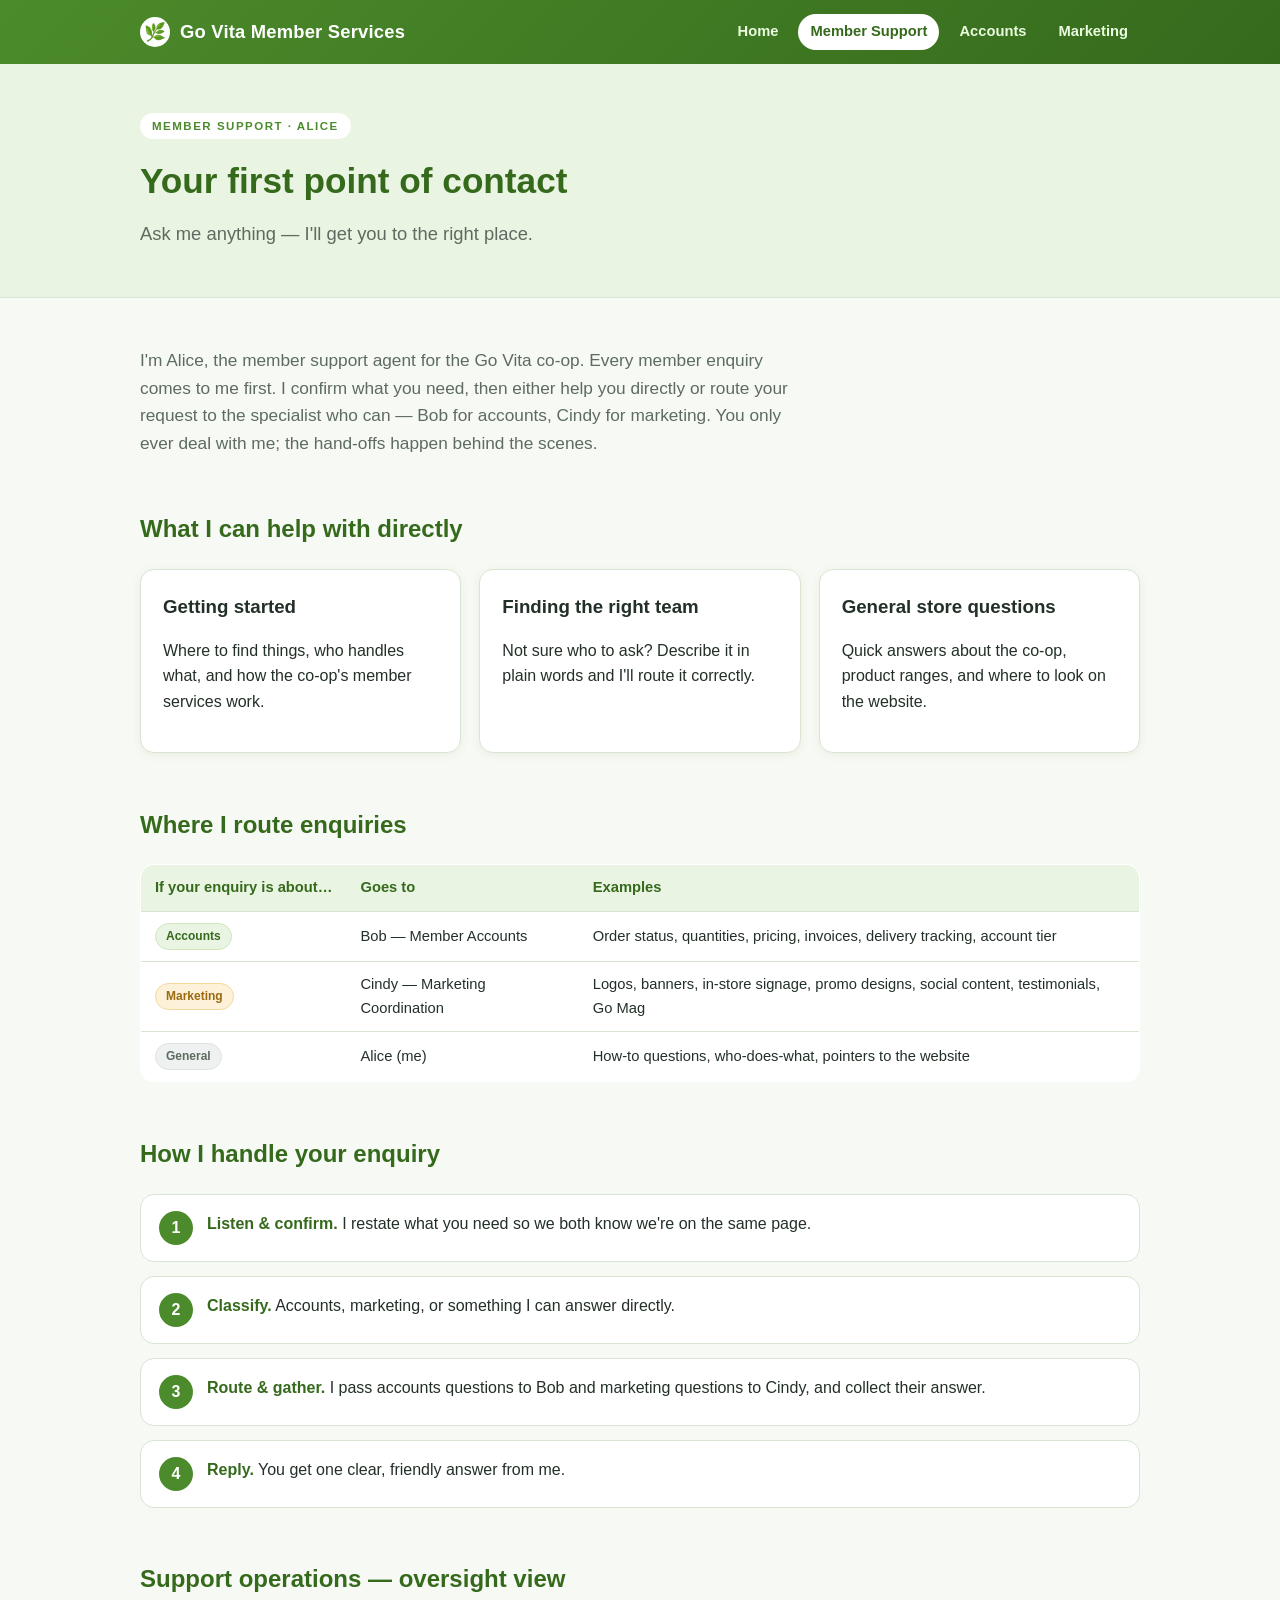
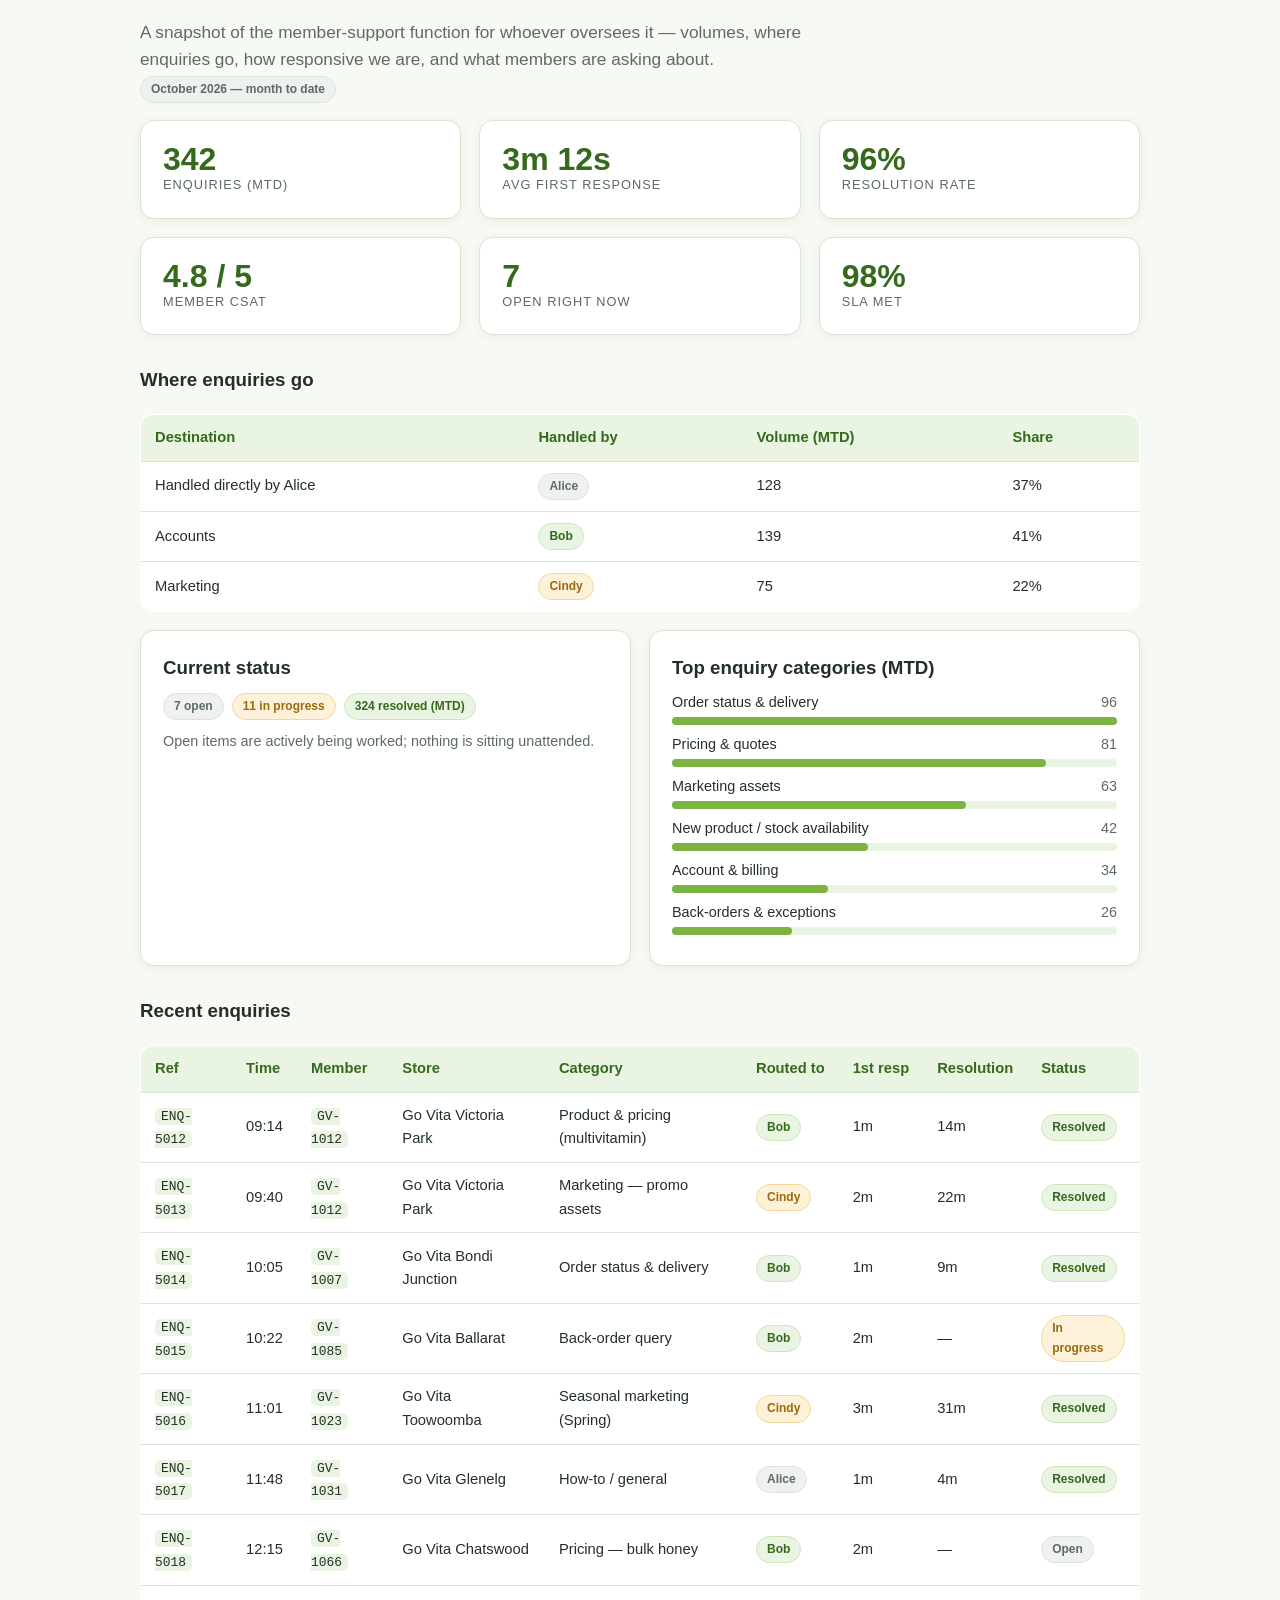
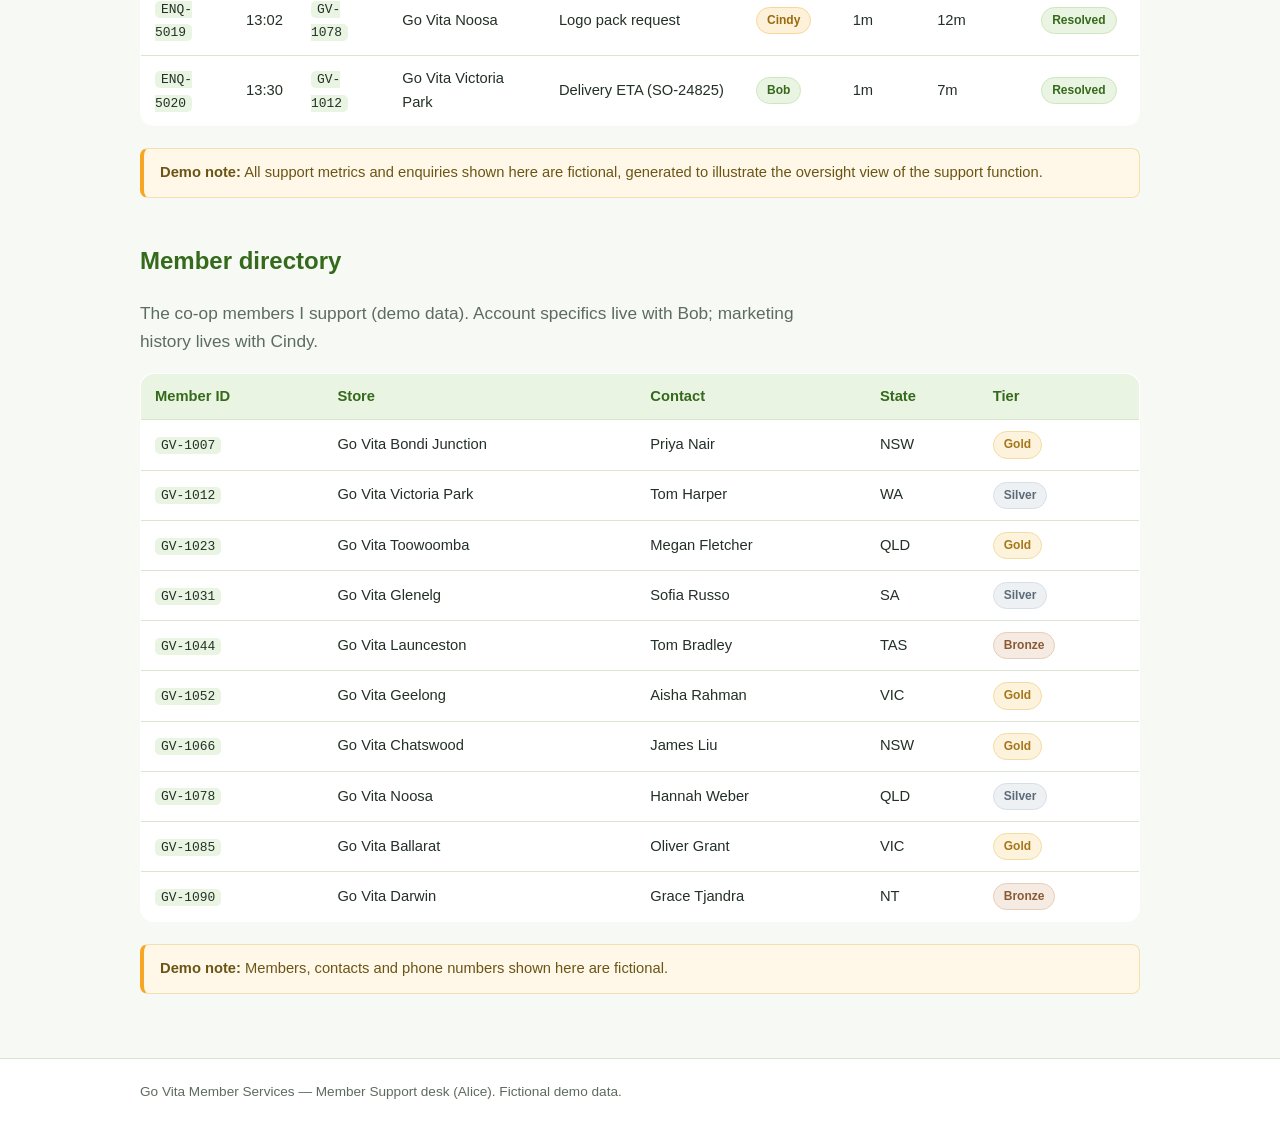
<file: docs/support.html>
<!doctype html>
<html lang="en">
<head>
  <meta charset="utf-8">
  <meta name="viewport" content="width=device-width, initial-scale=1">
  <title>Member Support — Alice | Go Vita</title>
  <link rel="stylesheet" href="style.css">
</head>
<body>
  <header class="site-header">
    <nav class="nav">
      <a class="brand" href="index.html"><span class="leaf">🌿</span> Go Vita Member Services</a>
      <a class="navlink" href="index.html">Home</a>
      <a class="navlink active" href="support.html">Member Support</a>
      <a class="navlink" href="accounts.html">Accounts</a>
      <a class="navlink" href="marketing.html">Marketing</a>
    </nav>
  </header>

  <section class="hero">
    <div class="wrap">
      <span class="eyebrow">Member Support · Alice</span>
      <h1>Your first point of contact</h1>
      <p class="tag">Ask me anything — I'll get you to the right place.</p>
    </div>
  </section>

  <main class="wrap">
    <p class="lede">
      I'm Alice, the member support agent for the Go Vita co-op. Every member enquiry comes to me
      first. I confirm what you need, then either help you directly or route your request to the
      specialist who can — Bob for accounts, Cindy for marketing. You only ever deal with me; the
      hand-offs happen behind the scenes.
    </p>

    <h2>What I can help with directly</h2>
    <div class="grid cols-3">
      <div class="card">
        <h3>Getting started</h3>
        <p>Where to find things, who handles what, and how the co-op's member services work.</p>
      </div>
      <div class="card">
        <h3>Finding the right team</h3>
        <p>Not sure who to ask? Describe it in plain words and I'll route it correctly.</p>
      </div>
      <div class="card">
        <h3>General store questions</h3>
        <p>Quick answers about the co-op, product ranges, and where to look on the website.</p>
      </div>
    </div>

    <h2>Where I route enquiries</h2>
    <div class="table-wrap">
      <table>
        <thead>
          <tr><th>If your enquiry is about…</th><th>Goes to</th><th>Examples</th></tr>
        </thead>
        <tbody>
          <tr>
            <td><span class="badge green">Accounts</span></td>
            <td>Bob — Member Accounts</td>
            <td>Order status, quantities, pricing, invoices, delivery tracking, account tier</td>
          </tr>
          <tr>
            <td><span class="badge amber">Marketing</span></td>
            <td>Cindy — Marketing Coordination</td>
            <td>Logos, banners, in-store signage, promo designs, social content, testimonials, Go&nbsp;Mag</td>
          </tr>
          <tr>
            <td><span class="badge grey">General</span></td>
            <td>Alice (me)</td>
            <td>How-to questions, who-does-what, pointers to the website</td>
          </tr>
        </tbody>
      </table>
    </div>

    <h2>How I handle your enquiry</h2>
    <div class="steps">
      <div class="step"><div class="s-body"><strong>Listen &amp; confirm.</strong> I restate what you need so we both know we're on the same page.</div></div>
      <div class="step"><div class="s-body"><strong>Classify.</strong> Accounts, marketing, or something I can answer directly.</div></div>
      <div class="step"><div class="s-body"><strong>Route &amp; gather.</strong> I pass accounts questions to Bob and marketing questions to Cindy, and collect their answer.</div></div>
      <div class="step"><div class="s-body"><strong>Reply.</strong> You get one clear, friendly answer from me.</div></div>
    </div>

    <h2>Support operations &mdash; oversight view</h2>
    <p class="lede">A snapshot of the member-support function for whoever oversees it &mdash; volumes,
       where enquiries go, how responsive we are, and what members are asking about.
       <span class="badge grey" id="ops-period">loading&hellip;</span></p>

    <div class="grid cols-3" id="ops-kpis"></div>

    <h3 style="margin-top:30px">Where enquiries go</h3>
    <div class="table-wrap">
      <table id="ops-routing">
        <thead><tr><th>Destination</th><th>Handled by</th><th>Volume (MTD)</th><th>Share</th></tr></thead>
        <tbody><tr><td colspan="4">Loading&hellip;</td></tr></tbody>
      </table>
    </div>

    <div class="grid cols-2" style="margin-top:18px">
      <div class="card">
        <h3>Current status</h3>
        <div class="pill-row" id="ops-status"></div>
        <p class="who" style="margin-top:10px">Open items are actively being worked; nothing is sitting unattended.</p>
      </div>
      <div class="card">
        <h3>Top enquiry categories (MTD)</h3>
        <div id="ops-cats"></div>
      </div>
    </div>

    <h3 style="margin-top:30px">Recent enquiries</h3>
    <div class="table-wrap">
      <table id="ops-log">
        <thead>
          <tr><th>Ref</th><th>Time</th><th>Member</th><th>Store</th><th>Category</th><th>Routed to</th><th>1st resp</th><th>Resolution</th><th>Status</th></tr>
        </thead>
        <tbody><tr><td colspan="9">Loading enquiry log&hellip;</td></tr></tbody>
      </table>
    </div>

    <div class="note" style="margin-top:22px">
      <strong>Demo note:</strong> All support metrics and enquiries shown here are fictional, generated
      to illustrate the oversight view of the support function.
    </div>

    <h2 style="margin-top:44px">Member directory</h2>
    <p class="lede">The co-op members I support (demo data). Account specifics live with Bob;
       marketing history lives with Cindy.</p>
    <div class="table-wrap">
      <table id="members">
        <thead>
          <tr><th>Member ID</th><th>Store</th><th>Contact</th><th>State</th><th>Tier</th></tr>
        </thead>
        <tbody><tr><td colspan="5">Loading member directory…</td></tr></tbody>
      </table>
    </div>

    <div class="note" style="margin-top:22px">
      <strong>Demo note:</strong> Members, contacts and phone numbers shown here are fictional.
    </div>
  </main>

  <footer class="site-footer">
    <div class="wrap">Go Vita Member Services — Member Support desk (Alice). Fictional demo data.</div>
  </footer>

  <script>
    fetch('data/members.json')
      .then(r => r.json())
      .then(d => {
        const rows = (d.members || []).map(m => `
          <tr>
            <td><code class="inline">${m.memberId}</code></td>
            <td>${m.storeName}</td>
            <td>${m.contactName}</td>
            <td>${m.state}</td>
            <td><span class="badge ${ (m.tier||'').toLowerCase() }">${m.tier}</span></td>
          </tr>`).join('');
        document.querySelector('#members tbody').innerHTML = rows ||
          '<tr><td colspan="5">No members found.</td></tr>';
      })
      .catch(() => {
        document.querySelector('#members tbody').innerHTML =
          '<tr><td colspan="5">Member directory unavailable.</td></tr>';
      });

    // ---- Support operations (oversight view) ----
    const agentBadge = a => ({ Bob: 'green', Cindy: 'amber', Alice: 'grey' }[a] || 'grey');
    const statusBadge = s => ({ 'Resolved': 'green', 'In progress': 'amber', 'Open': 'grey' }[s] || 'grey');

    fetch('data/support-metrics.json')
      .then(r => r.json())
      .then(d => {
        const k = d.kpis || {};
        document.querySelector('#ops-period').textContent = d.period || '';

        const tiles = [
          ['Enquiries (MTD)', k.totalEnquiries],
          ['Avg first response', k.avgFirstResponse],
          ['Resolution rate', k.resolutionRate],
          ['Member CSAT', k.csat],
          ['Open right now', k.openNow],
          ['SLA met', k.slaMet]
        ];
        document.querySelector('#ops-kpis').innerHTML = tiles.map(([label, val]) => `
          <div class="card"><div class="kpi">${val ?? '—'}</div><div class="kpi-label">${label}</div></div>`).join('');

        document.querySelector('#ops-routing tbody').innerHTML = (d.routing || []).map(r => `
          <tr>
            <td>${r.destination}</td>
            <td><span class="badge ${agentBadge(r.agent)}">${r.agent}</span></td>
            <td>${r.count}</td>
            <td>${r.pct}%</td>
          </tr>`).join('');

        const st = d.status || {};
        document.querySelector('#ops-status').innerHTML =
          `<span class="badge grey">${st.open ?? 0} open</span>` +
          `<span class="badge amber">${st.inProgress ?? 0} in progress</span>` +
          `<span class="badge green">${st.resolvedMTD ?? 0} resolved (MTD)</span>`;

        const maxCat = Math.max(1, ...(d.topCategories || []).map(c => c.count));
        document.querySelector('#ops-cats').innerHTML = (d.topCategories || []).map(c => `
          <div style="margin:8px 0">
            <div style="display:flex;justify-content:space-between;font-size:0.9rem">
              <span>${c.category}</span><span style="color:var(--muted)">${c.count}</span>
            </div>
            <div style="background:var(--gv-green-light);border-radius:6px;height:8px;margin-top:3px">
              <div style="width:${Math.round(c.count / maxCat * 100)}%;background:var(--gv-leaf);height:8px;border-radius:6px"></div>
            </div>
          </div>`).join('');

        document.querySelector('#ops-log tbody').innerHTML = (d.recentEnquiries || []).map(e => `
          <tr>
            <td><code class="inline">${e.id}</code></td>
            <td>${e.time}</td>
            <td><code class="inline">${e.memberId}</code></td>
            <td>${e.store}</td>
            <td>${e.category}</td>
            <td><span class="badge ${agentBadge(e.routedTo)}">${e.routedTo}</span></td>
            <td>${e.firstResponse}</td>
            <td>${e.resolution}</td>
            <td><span class="badge ${statusBadge(e.status)}">${e.status}</span></td>
          </tr>`).join('');
      })
      .catch(() => {
        document.querySelector('#ops-kpis').innerHTML =
          '<div class="card">Support metrics unavailable.</div>';
      });
  </script>
</body>
</html>
</file>
<file: docs/style.css>
/* Go Vita co-op demo — shared theme
   Owned by Alice. Bob & Cindy: link this on your pages, don't edit it
   (ping Alice in the room if you need a new component). */

:root {
  --gv-green: #4c8b2b;
  --gv-green-dark: #356a1c;
  --gv-green-light: #eaf4e2;
  --gv-leaf: #7cb342;
  --gv-earth: #6d4c33;
  --gv-amber: #f6a623;
  --ink: #233027;
  --muted: #5d6b60;
  --line: #d9e4d2;
  --bg: #f7faf4;
  --card: #ffffff;
  --radius: 14px;
  --shadow: 0 2px 10px rgba(40, 70, 30, 0.07);
  --maxw: 1040px;
}

* { box-sizing: border-box; }

body {
  margin: 0;
  font-family: -apple-system, BlinkMacSystemFont, "Segoe UI", Roboto, Helvetica, Arial, sans-serif;
  color: var(--ink);
  background: var(--bg);
  line-height: 1.6;
}

a { color: var(--gv-green-dark); }

/* ---- Header / nav ---- */
.site-header {
  background: linear-gradient(135deg, var(--gv-green) 0%, var(--gv-green-dark) 100%);
  color: #fff;
}
.nav {
  max-width: var(--maxw);
  margin: 0 auto;
  display: flex;
  align-items: center;
  gap: 8px;
  padding: 14px 20px;
  flex-wrap: wrap;
}
.brand {
  display: flex;
  align-items: center;
  gap: 10px;
  font-weight: 800;
  font-size: 1.15rem;
  letter-spacing: 0.2px;
  color: #fff;
  text-decoration: none;
  margin-right: auto;
}
.brand .leaf {
  width: 30px; height: 30px;
  background: #fff;
  border-radius: 50%;
  display: grid; place-items: center;
  color: var(--gv-green);
  font-size: 1.1rem;
}
.nav a.navlink {
  color: #eafbe0;
  text-decoration: none;
  padding: 6px 12px;
  border-radius: 999px;
  font-weight: 600;
  font-size: 0.92rem;
}
.nav a.navlink:hover { background: rgba(255,255,255,0.15); color: #fff; }
.nav a.navlink.active { background: #fff; color: var(--gv-green-dark); }

/* ---- Layout ---- */
.wrap { max-width: var(--maxw); margin: 0 auto; padding: 32px 20px 64px; }
.hero {
  background: var(--gv-green-light);
  border-bottom: 1px solid var(--line);
}
.hero .wrap { padding-top: 48px; padding-bottom: 48px; }
.hero h1 { font-size: 2.2rem; margin: 0 0 10px; color: var(--gv-green-dark); }
.hero p.tag { font-size: 1.15rem; color: var(--muted); margin: 0; }
.eyebrow {
  display: inline-block;
  text-transform: uppercase;
  letter-spacing: 1.5px;
  font-size: 0.72rem;
  font-weight: 700;
  color: var(--gv-green);
  background: #fff;
  padding: 4px 12px;
  border-radius: 999px;
  margin-bottom: 14px;
}

h2 { color: var(--gv-green-dark); margin-top: 2.2em; }
h2:first-child { margin-top: 0; }

/* ---- Cards ---- */
.grid { display: grid; gap: 18px; }
.grid.cols-3 { grid-template-columns: repeat(auto-fit, minmax(260px, 1fr)); }
.grid.cols-2 { grid-template-columns: repeat(auto-fit, minmax(300px, 1fr)); }
.card {
  background: var(--card);
  border: 1px solid var(--line);
  border-radius: var(--radius);
  padding: 22px;
  box-shadow: var(--shadow);
}
.card h3 { margin: 0 0 6px; color: var(--ink); }
.card .role { font-size: 0.8rem; font-weight: 700; color: var(--gv-green); text-transform: uppercase; letter-spacing: 1px; }
.card .who { color: var(--muted); font-size: 0.9rem; margin: 2px 0 10px; }

/* ---- Badges ---- */
.badge {
  display: inline-block;
  font-size: 0.75rem;
  font-weight: 700;
  padding: 3px 10px;
  border-radius: 999px;
  border: 1px solid transparent;
}
.badge.gold   { background: #fdf3dd; color: #a6771a; border-color: #f1dca2; }
.badge.silver { background: #eef1f4; color: #5c6b78; border-color: #d7dee5; }
.badge.bronze { background: #f6ebe2; color: #8a5a36; border-color: #e6cdb8; }
.badge.green  { background: var(--gv-green-light); color: var(--gv-green-dark); border-color: #cfe6bd; }
.badge.amber  { background: #fef1d9; color: #9a6a0e; border-color: #f6d79a; }
.badge.grey   { background: #eef1f0; color: #5d6b60; border-color: #dce3dd; }

/* ---- Tables ---- */
.table-wrap { overflow-x: auto; }
table {
  width: 100%;
  border-collapse: collapse;
  background: var(--card);
  border: 1px solid var(--line);
  border-radius: var(--radius);
  overflow: hidden;
  font-size: 0.92rem;
}
th, td { text-align: left; padding: 11px 14px; border-bottom: 1px solid var(--line); }
th { background: var(--gv-green-light); color: var(--gv-green-dark); font-weight: 700; white-space: nowrap; }
tr:last-child td { border-bottom: none; }
tr:hover td { background: #fafdf7; }

/* ---- Workflow / steps ---- */
.steps { counter-reset: step; display: grid; gap: 14px; }
.step {
  display: flex; gap: 14px; align-items: flex-start;
  background: var(--card); border: 1px solid var(--line);
  border-radius: var(--radius); padding: 16px 18px;
}
.step::before {
  counter-increment: step; content: counter(step);
  flex: 0 0 34px; height: 34px;
  background: var(--gv-green); color: #fff;
  border-radius: 50%; display: grid; place-items: center; font-weight: 700;
}
.step .s-body { flex: 1; }
.step .s-body strong { color: var(--gv-green-dark); }

.pill-row { display: flex; flex-wrap: wrap; gap: 8px; margin: 10px 0; }

.note {
  background: #fff8e8; border: 1px solid #f3e0b0; border-left: 4px solid var(--gv-amber);
  padding: 12px 16px; border-radius: 8px; color: #6b5516; font-size: 0.92rem;
}

/* ---- Footer ---- */
.site-footer {
  border-top: 1px solid var(--line);
  background: #fff;
  color: var(--muted);
  font-size: 0.85rem;
}
.site-footer .wrap { padding: 22px 20px; }

.lede { font-size: 1.08rem; color: var(--muted); max-width: 70ch; }
.kpi { font-size: 2rem; font-weight: 800; color: var(--gv-green-dark); line-height: 1; }
.kpi-label { font-size: 0.8rem; color: var(--muted); text-transform: uppercase; letter-spacing: 1px; }
code.inline { background: var(--gv-green-light); padding: 1px 6px; border-radius: 5px; font-size: 0.88em; }
</file>
